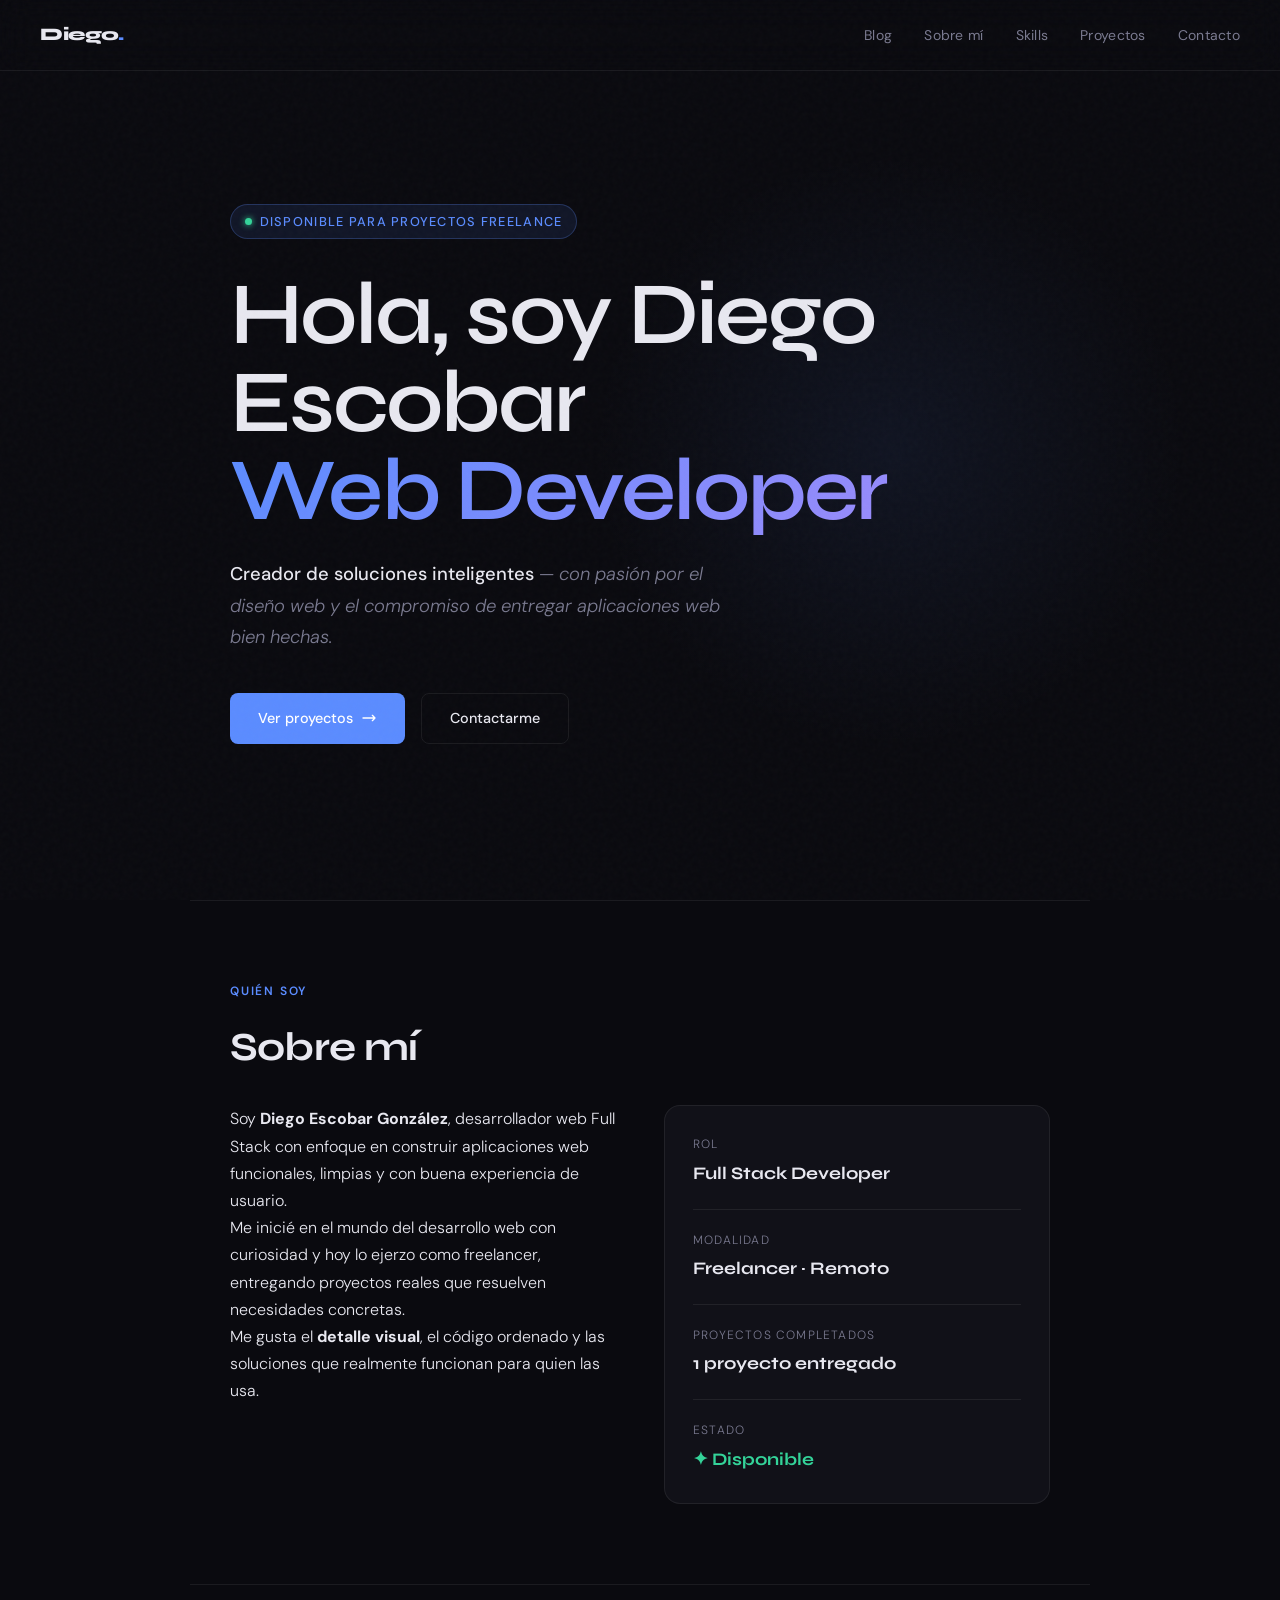
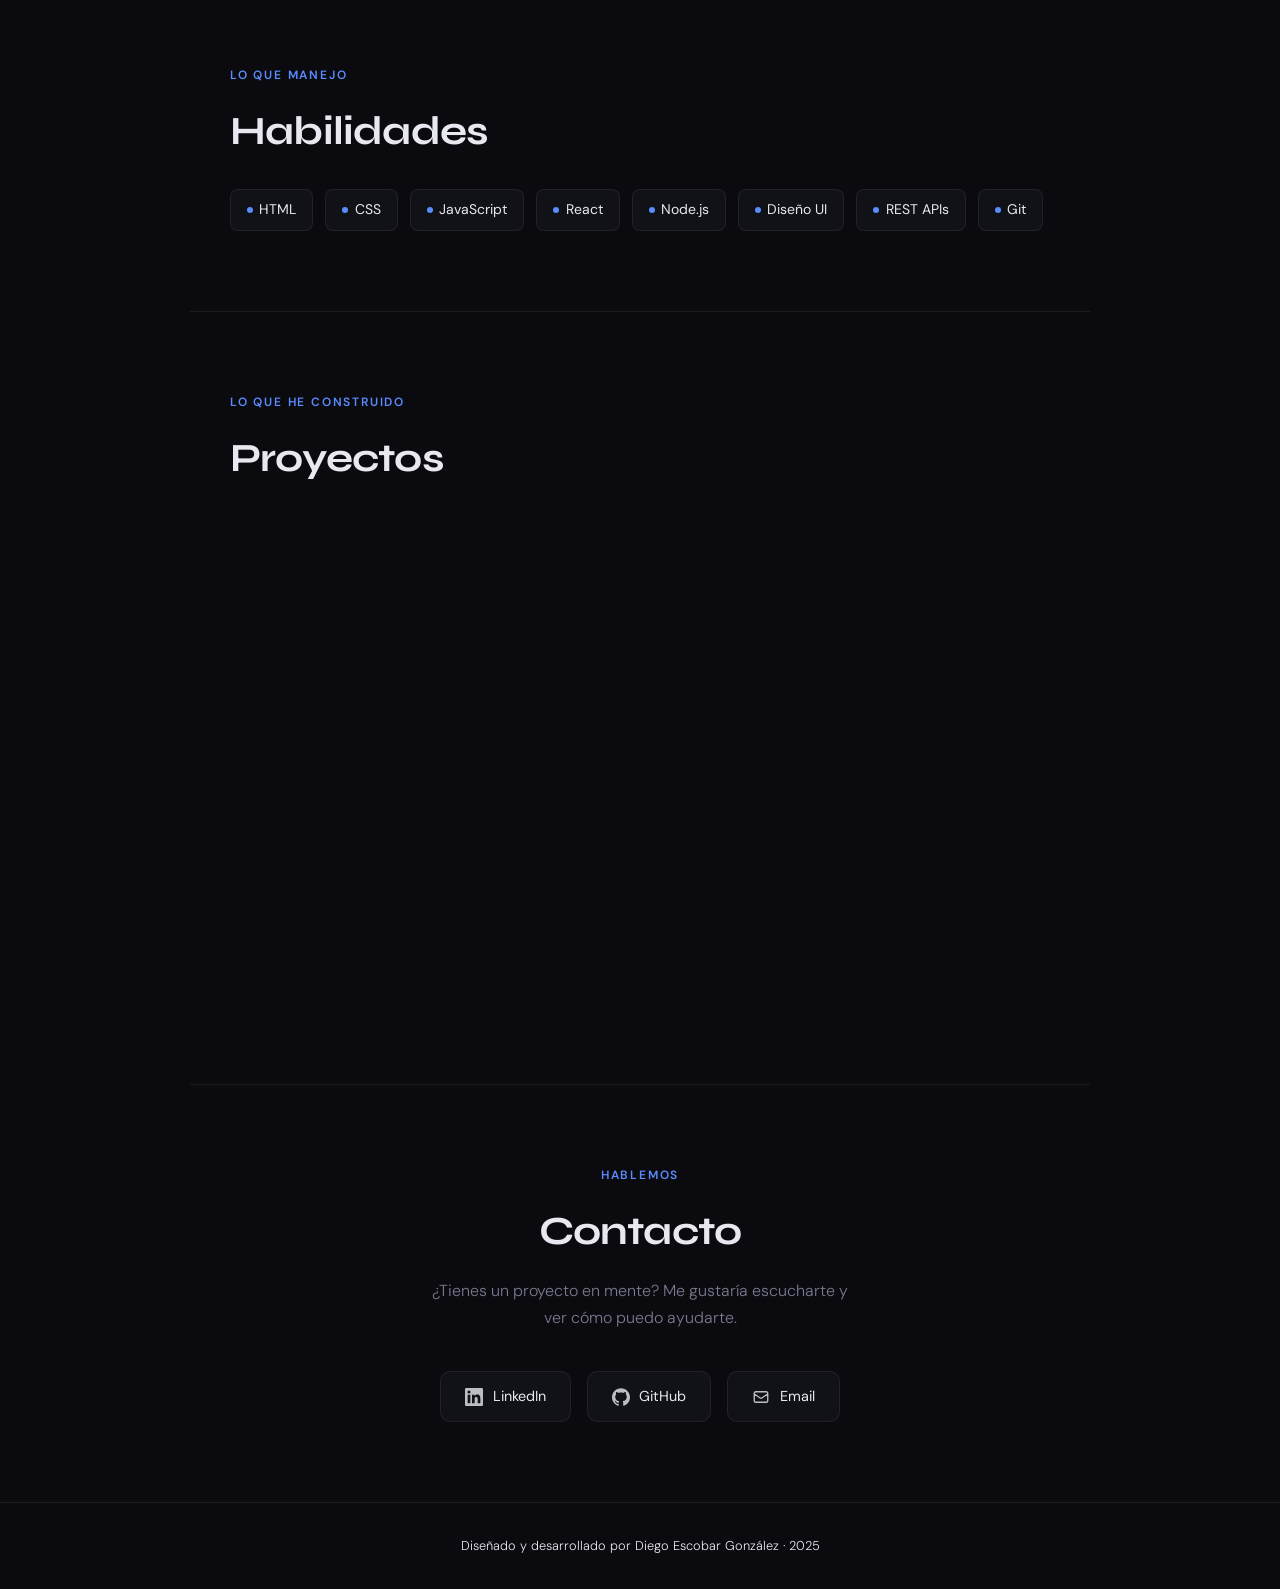
<file: index.html>
<!DOCTYPE html>
<html lang="es">
<head>
    <meta charset="UTF-8" />
    <meta name="viewport" content="width=device-width, initial-scale=1.0" />
    <title>Diego Escobar</title>
    <link rel="preconnect" href="https://fonts.googleapis.com" />
    <link rel="preconnect" href="https://fonts.gstatic.com" crossorigin />
    <link href="https://fonts.googleapis.com/css2?family=Syne:wght@400;600;700;800&family=DM+Sans:ital,wght@0,300;0,400;0,500;1,300&display=swap" rel="stylesheet" />
    <link rel="stylesheet" href="styles/styles.css" />
    <link rel="icon" href="assets/code.svg">
</head>
<body>

    <!-- NAV -->
    <header>
        <nav>
            <a class="nav-logo" href="index.html">Diego<span>.</span></a>
            <ul class="nav-links">
                <li><a href="html/blog.html">Blog</a></li>
                <li><a href="#sobre-mi">Sobre mí</a></li>
                <li><a href="#habilidades">Skills</a></li>
                <li><a href="#proyectos">Proyectos</a></li>
                <li><a href="#contacto">Contacto</a></li>
            </ul>
        </nav>
    </header>

    <!-- HERO -->
    <div class="hero">
        <div class="hero-glow"></div>
        <div class="hero-badge">Disponible para proyectos freelance</div>

        <h1>
        Hola, soy Diego Escobar
        <span class="line2">Web Developer</span>
        </h1>

        <p class="hero-tagline">
            <strong>Creador de soluciones inteligentes</strong> — con pasión por el diseño web y el compromiso de entregar aplicaciones web bien hechas.
        </p>

        <div class="hero-cta">
            <a href="#proyectos" class="btn btn-primary">
                Ver proyectos
                <svg xmlns="http://www.w3.org/2000/svg" width="16" height="16" fill="none" viewBox="0 0 24 24" stroke="currentColor" stroke-width="2"><path stroke-linecap="round" stroke-linejoin="round" d="M17 8l4 4m0 0l-4 4m4-4H3"/></svg>
            </a>
            <a href="#contacto" class="btn btn-outline">Contactarme</a>
        </div>
    </div>

    <!-- SOBRE MÍ -->
    <div class="divider"></div>
    <section id="sobre-mi">
        <p class="section-label reveal">Quién soy</p>
        <h2 class="section-title reveal">Sobre mí</h2>

        <div class="about-grid">
            <div class="about-textx reveal">
                <p>
                    Soy <strong>Diego Escobar González</strong>, desarrollador web Full Stack con enfoque en construir aplicaciones web funcionales, limpias y con buena experiencia de usuario.
                </p>

                <p>
                    Me inicié en el mundo del desarrollo web con curiosidad y hoy lo ejerzo como freelancer, entregando proyectos reales que resuelven necesidades concretas.
                </p>

                <p>
                    Me gusta el <strong>detalle visual</strong>, el código ordenado y las soluciones que realmente funcionan para quien las usa.
                </p>
            </div>

            <div class="about-card reveal">
                <div class="card-stat">
                    <p class="card-stat-label">Rol</p>
                    <p class="card-stat-value">Full Stack Developer</p>
                </div>

                <div class="card-stat">
                    <p class="card-stat-label">Modalidad</p>
                    <p class="card-stat-value">Freelancer · Remoto</p>
                </div>

                <div class="card-stat">
                    <p class="card-stat-label">Proyectos completados</p>
                    <p class="card-stat-value">1 proyecto entregado</p>
                </div>

                <div class="card-stat">
                    <p class="card-stat-label">Estado</p>
                    <p class="card-stat-value" style="color: var(--green);">✦ Disponible</p>
                </div>
            </div>
        </div>
    </section>

    <!-- HABILIDADES -->
    <div class="divider"></div>

    <section id="habilidades">
        <p class="section-label reveal">Lo que manejo</p>
        <h2 class="section-title reveal">Habilidades</h2>

        <div class="skills-grid reveal">
            <div class="skill-tag"><span class="skill-dot"></span>HTML</div>
            <div class="skill-tag"><span class="skill-dot"></span>CSS</div>
            <div class="skill-tag"><span class="skill-dot"></span>JavaScript</div>
            <div class="skill-tag"><span class="skill-dot"></span>React</div>
            <div class="skill-tag"><span class="skill-dot"></span>Node.js</div>
            <div class="skill-tag"><span class="skill-dot"></span>Diseño UI</div>
            <div class="skill-tag"><span class="skill-dot"></span>REST APIs</div>
            <div class="skill-tag"><span class="skill-dot"></span>Git</div>
        </div>
    </section>

    <!-- PROYECTOS -->
    <div class="divider"></div>

    <section id="proyectos">
        <p class="section-label reveal">Lo que he construido</p>
        <h2 class="section-title reveal">Proyectos</h2>

        <div class="project-card reveal">
            <div class="project-preview">
                <div class="project-preview-glow"></div>

                <!-- POS Mockup -->
                <img src="assets/img/demos/demo1.png" alt="Vista previa CaféPOS" class="pos-mockup-img"/>
            </div>

            <div class="project-body">
                <div class="project-tags">
                    <span class="project-tag html">HTML</span>
                    <span class="project-tag">CSS</span>
                    <span class="project-tag js">JavaScript</span>
                    <span class="project-tag localstorage">LocalStorage</span>
                </div>

                <p class="project-name">CaféPOS — Sistema de Punto de Venta</p>
                <p class="project-desc">
                    Sistema POS (Point of Sale) diseñado para una cafetería. Permite registrar productos, gestionar ventas y guardar la información de manera local usando LocalStorage, sin necesidad de un backend. Una solución ligera, rápida y funcional para negocios pequeños.
                </p>

                <div class="project-links">
                    <a href="demos/demo-coffeepos/index.html" class="project-link" target="_blank">
                        <svg xmlns="http://www.w3.org/2000/svg" fill="none" viewBox="0 0 24 24" stroke="currentColor" stroke-width="2"><path stroke-linecap="round" stroke-linejoin="round" d="M10 6H6a2 2 0 00-2 2v10a2 2 0 002 2h10a2 2 0 002-2v-4M14 4h6m0 0v6m0-6L10 14"/></svg>
                        Ver demo
                    </a>
                    <a href="https://github.com/DiegoEscobarG/coffee-pos" class="project-link" target="_blank">
                        <svg xmlns="http://www.w3.org/2000/svg" fill="none" viewBox="0 0 24 24" stroke="currentColor" stroke-width="2"><path stroke-linecap="round" stroke-linejoin="round" d="M10 20l4-16m4 4l4 4-4 4M6 16l-4-4 4-4"/></svg>
                        Ver código
                    </a>
                </div>
            </div>
        </div>
    </section>

    <!-- CONTACTO -->
    <div class="divider"></div>

    <section id="contacto">
        <p class="section-label reveal">Hablemos</p>
        <h2 class="section-title reveal">Contacto</h2>
        <p class="contact-sub reveal">¿Tienes un proyecto en mente? Me gustaría escucharte y ver cómo puedo ayudarte.</p>

        <div class="social-links reveal">
            <!-- LinkedIn -->
            <a href="#" class="social-link">
                <svg xmlns="http://www.w3.org/2000/svg" viewBox="0 0 24 24" fill="currentColor"><path d="M20.447 20.452h-3.554v-5.569c0-1.328-.027-3.037-1.852-3.037-1.853 0-2.136 1.445-2.136 2.939v5.667H9.351V9h3.414v1.561h.046c.477-.9 1.637-1.85 3.37-1.85 3.601 0 4.267 2.37 4.267 5.455v6.286zM5.337 7.433a2.062 2.062 0 01-2.063-2.065 2.064 2.064 0 112.063 2.065zm1.782 13.019H3.555V9h3.564v11.452zM22.225 0H1.771C.792 0 0 .774 0 1.729v20.542C0 23.227.792 24 1.771 24h20.451C23.2 24 24 23.227 24 22.271V1.729C24 .774 23.2 0 22.222 0h.003z"/></svg>
                LinkedIn
            </a>
            <!-- GitHub -->
            <a href="#" class="social-link">
                <svg xmlns="http://www.w3.org/2000/svg" viewBox="0 0 24 24" fill="currentColor"><path d="M12 .297c-6.63 0-12 5.373-12 12 0 5.303 3.438 9.8 8.205 11.385.6.113.82-.258.82-.577 0-.285-.01-1.04-.015-2.04-3.338.724-4.042-1.61-4.042-1.61C4.422 18.07 3.633 17.7 3.633 17.7c-1.087-.744.084-.729.084-.729 1.205.084 1.838 1.236 1.838 1.236 1.07 1.835 2.809 1.305 3.495.998.108-.776.417-1.305.76-1.605-2.665-.3-5.466-1.332-5.466-5.93 0-1.31.465-2.38 1.235-3.22-.135-.303-.54-1.523.105-3.176 0 0 1.005-.322 3.3 1.23.96-.267 1.98-.399 3-.405 1.02.006 2.04.138 3 .405 2.28-1.552 3.285-1.23 3.285-1.23.645 1.653.24 2.873.12 3.176.765.84 1.23 1.91 1.23 3.22 0 4.61-2.805 5.625-5.475 5.92.42.36.81 1.096.81 2.22 0 1.606-.015 2.896-.015 3.286 0 .315.21.69.825.57C20.565 22.092 24 17.592 24 12.297c0-6.627-5.373-12-12-12"/></svg>
                GitHub
            </a>
            <!-- Email -->
            <a href="mailto:diegoescobargonalez@outlook.com" class="social-link">
                <svg xmlns="http://www.w3.org/2000/svg" fill="none" viewBox="0 0 24 24" stroke="currentColor" stroke-width="1.8"><path stroke-linecap="round" stroke-linejoin="round" d="M3 8l7.89 5.26a2 2 0 002.22 0L21 8M5 19h14a2 2 0 002-2V7a2 2 0 00-2-2H5a2 2 0 00-2 2v10a2 2 0 002 2z"/></svg>
                Email
            </a>
        </div>
    </section>

    <footer>
        <p>Diseñado y desarrollado por Diego Escobar González · 2025</p>
    </footer>

    <script src="js/main.js"></script>
</body>
</html>
</file>
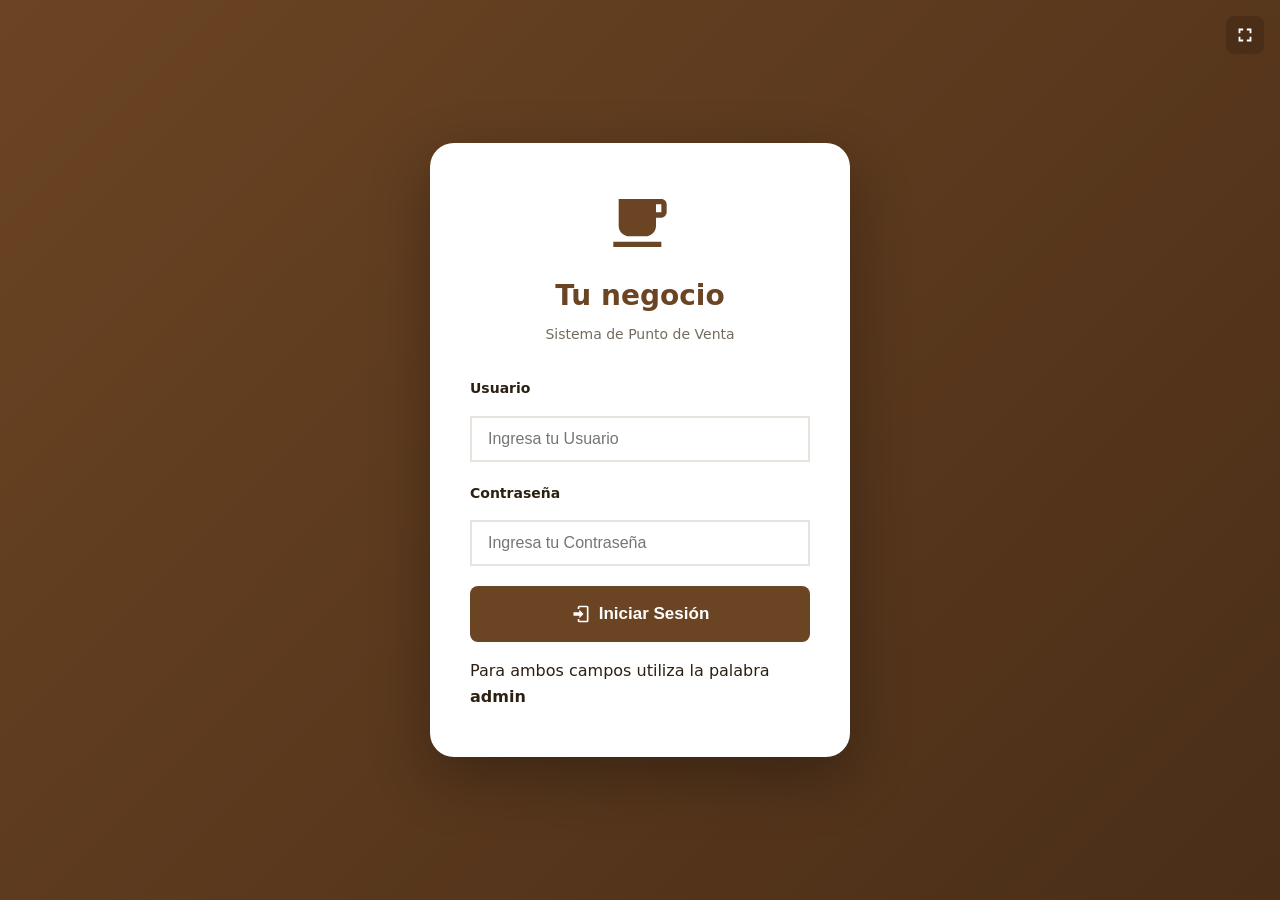
<file: demos/demo-coffeepos/index.html>
<!DOCTYPE html>
<html lang="en">
<head>
    <meta charset="UTF-8">
    <meta name="viewport" content="width=device-width, initial-scale=1.0">
    <title>POS CAFETERIA</title>
    <meta name="theme-color" content="#6b4423">
    <link rel="stylesheet" href="css/styles.css">
    <link rel="icon" href="assets/img/coffee-icon.png">
</head>
<body>

    <!-- ============================= 
        PANTALLA DE LOGIN
    ===============================-->
        <div id="loginScreen" class="login-screen">
            <!-- Btn fullscreen -->
            <button class="btn-fullscreen" id="btnFullscreen" onclick="toggleFullscreen()">
                <svg id="iconFullscreen" width="22" height="22" viewBox="0 0 24 24" fill="currentColor">
                    <path d="M5,5H10V7H7V10H5V5M14,5H19V10H17V7H14V5M17,14H19V19H14V17H17V14M10,17V19H5V14H7V17H10Z"/>
                </svg>
            </button>

            <div class="login-container">
                <div class="login-card">
                    <div class="login-logo">
                        <svg viewBox="0 0 24 24" fill="currentColor">
                            <path d="M2,21H20V19H2M20,8H18V5H20M20,3H4V13A4,4 0 0,0 8,17H14A4,4 0 0,0 18,13V10H20A2,2 0 0,0 22,8V5C22,3.89 21.1,3 20,3Z"/>
                        </svg>
                        <h1>Tu negocio</h1>
                        <p>Sistema de Punto de Venta</p>
                    </div>
                    <form id="loginForm">
                        <div class="form-group">
                            <label for="user">Usuario</label>
                            <input type="text" id="user" class="input" placeholder="Ingresa tu Usuario" required>
                        </div>
                        <div class="form-group">
                            <label for="password">Contraseña</label>
                            <input type="password" id="password" class="input" placeholder="Ingresa tu Contraseña">
                        </div>
                        <button type="submit" id="btnLogin" class="btn btn-primary btn-lg" style="width: 100%;">
                            <svg width="20" height="20" viewBox="0 0 24 24" fill="currentColor">
                                <path d="M10,17V14H3V10H10V7L15,12L10,17M10,2H19A2,2 0 0,1 21,4V20A2,2 0 0,1 19,22H10A2,2 0 0,1 8,20V18H10V20H19V4H10V6H8V4A2,2 0 0,1 10,2Z"/>
                            </svg>
                            Iniciar Sesión
                        </button>
                    </form>
                    <div class="credentials">
                        <p>Para ambos campos utiliza la palabra <strong>admin</strong></p>
                    </div>
                </div>
            </div>
        </div>

        <!-- ====================================
            LAYOUT PRINCIPAL (OCULTO HASTA LOGIN)
        ===================================== -->
        <div id="app-container" class="app-container hidden">

            <!-- SIDEBAR -->
            <aside class="sidebar">
                <div class="sidebar-header">
                    <div class="sidebar-logo">
                        <svg viewBox="0 0 24 24" fill="currentColor">
                            <path d="M2,21H20V19H2M20,8H18V5H20M20,3H4V13A4,4 0 0,0 8,17H14A4,4 0 0,0 18,13V10H20A2,2 0 0,0 22,8V5C22,3.89 21.1,3 20,3Z"/>
                        </svg>
                        <h2>POS CAFETERIA</h2>
                    </div>
                    <div class="user-info">
                        <div class="user-avatar">A</div>
                        <div class="user-details">
                            <h3 id="userName">Administrador</h3>
                            <p id="userRole">Gerente</p>
                        </div>
                    </div>
                </div>

                <nav class="sidebar-nav">
                    <a href="#" class="nav-item active" data-screen="pos">
                        <svg viewBox="0 0 24 24" fill="currentColor">
                            <path d="M17,18A2,2 0 0,1 19,20A2,2 0 0,1 17,22C15.89,22 15,21.1 15,20C15,18.89 15.89,18 17,18M1,2H4.27L5.21,4H20A1,1 0 0,1 21,5C21,5.17 20.95,5.34 20.88,5.5L17.3,11.97C16.96,12.58 16.3,13 15.55,13H8.1L7.2,14.63L7.17,14.75A0.25,0.25 0 0,0 7.42,15H19V17H7C5.89,17 5,16.1 5,15C5,14.65 5.09,14.32 5.24,14.04L6.6,11.59L3,4H1V2M7,18A2,2 0 0,1 9,20A2,2 0 0,1 7,22C5.89,22 5,21.1 5,20C5,18.89 5.89,18 7,18M16,11L18.78,6H6.14L8.5,11H16Z"/>
                        </svg>
                        Ventas
                    </a>
                    <a href="#" class="nav-item" data-screen="products">
                        <svg viewBox="0 0 24 24" fill="currentColor">
                            <path d="M12,3L2,12H5V20H19V12H22L12,3M11,8H13V11H16V13H13V16H11V13H8V11H11V8Z"/>
                        </svg>
                        Productos
                    </a>
                    <a href="#" class="nav-item" data-screen="reports">
                        <svg viewBox="0 0 24 24" fill="currentColor">
                            <path d="M3,3H11V11H3M13,3H21V11H13M3,13H11V21H3M18,13H21V21H18M13,18H16V21H13M13,13H16V16H13"/>
                        </svg>
                        Reportes
                    </a>
                    <a href="#" class="nav-item" data-screen="receipt">
                        <svg viewBox="0 0 24 24" fill="currentColor">
                            <path d="M12 3 L21 7.5 L21 16.5 L12 21 L3 16.5 L3 7.5 Z M3 7.5 L12 12 L21 7.5 M12 12 L12 21 M7.5 5.25 L16.5 9.75"/>
                        </svg>
                        Recibo
                    </a>
                    <a href="#" class="nav-item" data-screen="config">
                        <svg viewBox="0 0 24 24" fill="currentColor">
                            <path d="M12,15.5A3.5,3.5 0 0,1 8.5,12A3.5,3.5 0 0,1 12,8.5A3.5,3.5 0 0,1 15.5,12A3.5,3.5 0 0,1 12,15.5M19.43,12.97C19.47,12.65 19.5,12.33 19.5,12C19.5,11.67 19.47,11.34 19.43,11L21.54,9.37C21.73,9.22 21.78,8.95 21.66,8.73L19.66,5.27C19.54,5.05 19.27,4.96 19.05,5.05L16.56,6.05C16.04,5.66 15.5,5.32 14.87,5.07L14.5,2.42C14.46,2.18 14.25,2 14,2H10C9.75,2 9.54,2.18 9.5,2.42L9.13,5.07C8.5,5.32 7.96,5.66 7.44,6.05L4.95,5.05C4.73,4.96 4.46,5.05 4.34,5.27L2.34,8.73C2.21,8.95 2.27,9.22 2.46,9.37L4.57,11C4.53,11.34 4.5,11.67 4.5,12C4.5,12.33 4.53,12.65 4.57,12.97L2.46,14.63C2.27,14.78 2.21,15.05 2.34,15.27L4.34,18.73C4.46,18.95 4.73,19.03 4.95,18.95L7.44,17.94C7.96,18.34 8.5,18.68 9.13,18.93L9.5,21.58C9.54,21.82 9.75,22 10,22H14C14.25,22 14.46,21.82 14.5,21.58L14.87,18.93C15.5,18.67 16.04,18.34 16.56,17.94L19.05,18.95C19.27,19.03 19.54,18.95 19.66,18.73L21.66,15.27C21.78,15.05 21.73,14.78 21.54,14.63L19.43,12.97Z"/>
                        </svg>
                        Configuración
                    </a>
                </nav>

                <div class="sidebar-footer">
                    <button class="btn btn-secondary" style="width: 100%;" id="logoutBtn">
                        <svg width="20" height="20" viewBox="0 0 24 24" fill="currentColor">
                            <path d="M16,17V14H9V10H16V7L21,12L16,17M14,2A2,2 0 0,1 16,4V6H14V4H5V20H14V18H16V20A2,2 0 0,1 14,22H5A2,2 0 0,1 3,20V4A2,2 0 0,1 5,2H14Z"/>
                        </svg>
                        Cerrar Sesión
                    </button>
                </div>
            </aside>

            <!-- CONTENIDO PRINCIPAL -->
            <main class="main-content">

                <!-- TOPBAR -->
                <header class="topbar">
                    <div class="topbar-left">
                        <h1 id="screenTitle">Punto de venta</h1>
                    </div>
                    <div class="topbar-right">
                        <div class="topbar-time" id="currentTime">4:56 AM</div>
                        <div class="topbar-date" id="currentDate">Miércoles, 4 Febrero 2026</div>
                    </div>
                </header>

                <!-- AREA DE CONTENIDO -->
                <div class="content-area">

                    <!-- =======================
                        PANTALLA: PUNTO DE VENTA
                    ======================== -->

                    <div id="posScreen" class="screen-content hidden"> <!--No se te olvide quitar el hidden-->
                        <div class="pos-container">

                            <!-- SECCION DE PRODUCTOS -->
                            <div class="products-section">
                                <div class="search-bar">
                                    <svg class="search-icon" viewBox="0 0 24 24" fill="currentColor">
                                        <path d="M9.5,3A6.5,6.5 0 0,1 16,9.5C16,11.11 15.41,12.59 14.44,13.73L14.71,14H15.5L20.5,19L19,20.5L14,15.5V14.71L13.73,14.44C12.59,15.41 11.11,16 9.5,16A6.5,6.5 0 0,1 3,9.5A6.5,6.5 0 0,1 9.5,3M9.5,5C7,5 5,7 5,9.5C5,12 7,14 9.5,14C12,14 14,12 14,9.5C14,7 12,5 9.5,5Z"/>
                                    </svg>
                                    <input type="text" class="input" id="productSearch" placeholder="Buscar">
                                </div>
                                
                                <div class="categories" id="categories">
                                    <button class="category-btn active" data-category="all">Todos</button>
                                    <button class="category-btn" data-category="bebidas-calientes">☕ Bebidas Calientes</button>
                                    <button class="category-btn" data-category="bebidas-frias">🥤 Bebidas Frías</button>
                                    <button class="category-btn" data-category="postres">🍰 Postres</button>
                                    <button class="category-btn" data-category="alimentos">🥪 Alimentos</button>
                                </div>

                                <div class="products-grid" id="productsGrid">
                                    <!-- LOS PRODUCTOS SE CARGARAN DINAMICAMENTE EN JS-->
                                    <!--No se te olvide que cada elemento/producto tendrá:
                                    class = "product-card
                                    class = "product-image
                                    class = "product-name
                                    class = "product-price
                                    class = product-stock"-->
                                </div>
                            </div>

                            <!-- SECCION DE CARRITO -->
                            <div class="cart-section">
                                <div class="cart-header">
                                    <h2>
                                        Carrito
                                        <span class="cart-badge" id="cartCount">0</span>
                                    </h2>
                                </div>

                                <div class="cart-items" id="cartItems">
                                    <div class="cart-empty">
                                        <svg viewBox="0 0 24 24" fill="currentColor">
                                            <path d="M17,18A2,2 0 0,1 19,20A2,2 0 0,1 17,22C15.89,22 15,21.1 15,20C15,18.89 15.89,18 17,18M1,2H4.27L5.21,4H20A1,1 0 0,1 21,5C21,5.17 20.95,5.34 20.88,5.5L17.3,11.97C16.96,12.58 16.3,13 15.55,13H8.1L7.2,14.63L7.17,14.75A0.25,0.25 0 0,0 7.42,15H19V17H7C5.89,17 5,16.1 5,15C5,14.65 5.09,14.32 5.24,14.04L6.6,11.59L3,4H1V2M7,18A2,2 0 0,1 9,20A2,2 0 0,1 7,22C5.89,22 5,21.1 5,20C5,18.89 5.89,18 7,18M16,11L18.78,6H6.14L8.5,11H16Z"/>
                                        </svg>
                                        <p>Carrito vacío</p>
                                        <small>Agrega productos para comenzar</small>
                                    </div>
                                </div>

                                <div class="cart-summary">
                                    <div class="summary-row">
                                        <span>Subtotal:</span>
                                        <span id="subtotal">$0.00</span>
                                    </div>
                                    <div class="summary-row">
                                        <!--<span>IVA (16%):</span>-->
                                        <!--<span id="iva">$0.00</span>-->
                                    </div>
                                    <div class="summary-row total">
                                        <span>Total:</span>
                                        <span id="total">$0.00</span>
                                    </div>

                                    <div class="cart actions">
                                        <button class="btn btn-success" id="checkoutBtn">
                                            <svg width="22" height="22" viewBox="0 0 24 24" fill="currentColor">
                                                <path d="M12,2A10,10 0 0,1 22,12A10,10 0 0,1 12,22A10,10 0 0,1 2,12A10,10 0 0,1 12,2M12,4A8,8 0 0,0 4,12A8,8 0 0,0 12,20A8,8 0 0,0 20,12A8,8 0 0,0 12,4M11,16.5L6.5,12L7.91,10.59L11,13.67L16.59,8.09L18,9.5L11,16.5Z"/>
                                            </svg>
                                            Cobrar
                                        </button>
                                        <button class="btn btn-secondary" id="clearCartBtn" style="margin-top: 10px; width: 100%;">
                                            Vaciar Carrito
                                        </button>
                                    </div>
                                </div>
                            </div>
                        </div>
                    </div>

                    <!-- =============================
                        PANTALLA: GESTION DE PRODUCTOS
                    ============================== -->
                        <div class="screen-content hidden" id="productsScreen"> <!--No se te olvide agregar el hidden-->
                            <div class="products-managment">
                                <div class="managment-header">
                                    <h2>Gestión de Productos</h2>
                                    <button class="btn btn-primary" id="addProductBtn" onclick="openAddProductModal()">
                                        <svg width="20" height="20" viewBox="0 0 24 24" fill="currentColor">
                                            <path d="M19,13H13V19H11V13H5V11H11V5H13V11H19V13Z"/>
                                        </svg>
                                        Nuevo Producto
                                    </button>
                                </div>

                                <div class="card">
                                    <table class="data-table">
                                        <thead>
                                            <tr>
                                                <th>Imagen</th>
                                                <th>Nombre</th>
                                                <th>Categoría</th>
                                                <th>Precio</th>
                                                <th>Stock</th>
                                                <th>Estado</th>
                                                <th>Acciones</th>
                                            </tr>
                                        </thead>
                                        <tbody id="productsTable">
                                            <!--Los productos se harán desde js-->
                                        </tbody>
                                        <!--Modal para editar los productos en la gestion de productos-->
                                        <div class="modal-edit-overlay" id="editModal" style="display: none;">
                                            <div class="modal-edit-content">
                                                <h3>Editar Producto</h3>
                                                <form id="editForm">
                                                    <input type="hidden" id="editId">

                                                    <div class="form-edit-group">
                                                        <label>Emoji:</label>
                                                        <select class="input" id="editEmoji">
                                                            <option value="☕">☕ Café</option>
                                                            <option value="🥐">🥐 Croissant</option>
                                                            <option value="🍰">🍰 Pastel</option>
                                                            <option value="🥤">🥤 Bebida Fría</option>
                                                            <option value="🥪">🥪 Sándwich</option>
                                                            <option value="🧁">🧁 Muffin</option>
                                                            <option value="🍪">🍪 Galleta</option>
                                                            <option value="🍫">🍫 Chocolate</option>
                                                            <option value="🧋">🧋 Té</option>
                                                            <option value="🥯">🥯 Bagel</option>
                                                            <option value="🥗">🥗 Ensalada</option>
                                                            <option value="🥖">🥖 Pan</option>
                                                        </select>
                                                    </div>
    
                                                    <div class="form-edit-group">
                                                        <label>Nombre:</label>
                                                        <input class="input" type="text" id="editName" required>
                                                    </div>
    
                                                    <div class="form-edit-group">
                                                        <label>Categoría:</label>
                                                        <select id="editCategory">
                                                            <option value="bebidas-calientes">Bebidas Calientes</option>
                                                            <option value="bebidas-frias">Bebidas Frías</option>
                                                            <option value="postres">Postres</option>
                                                            <option value="alimentos">Alimentos</option>
                                                        </select>
                                                    </div>
    
                                                    <div class="form-edit-group">
                                                        <label>Precio ($):</label>
                                                        <input class="input" type="number" id="editPrice" step="0.01" required>
                                                    </div>
    
                                                    <div class="form-edit-group">
                                                        <label>Stock:</label>
                                                        <input class="input" type="number" id="editStock" required>
                                                    </div>
    
                                                    <div class="form-edit-group">
                                                        <label>Estado:</label>
                                                        <select id="editStatus">
                                                            <option value="true">Activo</option>
                                                            <option value="false">Inactivo</option>
                                                        </select>
                                                    </div>
    
                                                    <div class="modal-edit-actions">
                                                        <button type="button" onclick="closeModal()" class="btn btn-danger cancel-btn">Cancelar</button>
                                                        <button type="button" onclick="saveEditedProduct()" class="btn btn-success save-btn">Guardar Cambios</button>
                                                    </div>
                                                </form>
                                            </div>
                                        </div>
                                    </table>
                                    

                                </div>
                            </div>
                        </div>
                        
                        <!-- ===================
                            PANTALLA DE REPORTES
                        ==================== -->
                        <div class="screen-content hidden" id="reportsScreen">
                        </div>

                        <!-- ===================
                            PANTALLA DE RECIBO
                        ==================== -->
                        <div class="screen-content receipt-grid hidden" id="receiptScreen">

                            <!-- Columna RECIBO -->
                            <div class="receipt-col">
                                <div class="receipt-col__header">
                                    <div class="receipt-col__icon receipt-col__icon--primary">
                                        <svg width="24" height="24" viewBox="0 0 24 24"
                                            fill="none" stroke="currentColor" stroke-width="2" stroke-linecap="round"
                                            stroke-linejoin="round">
                                            <path d="M14 2H6a2 2 0 0 0-2 2v16a2 2 0 0 0 2 2h12a2 2 0 0 0 2-2V8z"/>
                                            <polyline points="14 2 14 8 20 8"/>
                                            <line x1="16" y1="13" x2="8" y2="13"/>
                                            <line x1="16" y1="17" x2="8" y2="17"/>
                                            <polyline points="10 9 9 9 8 9"/>
                                        </svg>
                                    </div>
                                    <div>
                                        <h2 class="receipt-col__title">Folios de Recibo</h2>
                                        <p class="receipt-col__subtitle">Gestiona los recibos de entrada</p>
                                    </div>
                                </div>
                                <button class="btn receipt-btn receipt-btn--primary" onclick="crearFolioRecibo()">
                                    <svg width="20" height="20" viewBox="0 0 24 24"
                                        fill="none" stroke="currentColor" stroke-width="2.5" stroke-linecap="round"
                                        stroke-linejoin="round">
                                        <line x1="12" y1="5" x2="12" y2="19"/><line x1="5" y1="12" x2="19" y2="12"/>
                                    </svg>
                                    Crear Folio de Recibo
                                </button>

                                <!-- Historial recibo -->
                                <div class="folio-history">
                                    <div class="folio-history__header">
                                        <span class="folio-history__label">Historial de Recibos</span>
                                        <span class="folio-history__badge folio-history__badge--primary" id="badgeRecibo">0</span>
                                    </div>
                                    <div class="folio-history__list" id="listaRecibo">
                                        <div class="folio-history__empty">
                                            <svg width="40" height="40" viewBox="0 0 24 24"
                                                fill="none" stroke="currentColor" stroke-width="1.5" stroke-linecap="round"
                                                stroke-linejoin="round">
                                                <path d="M14 2H6a2 2 0 0 0-2 2v16a2 2 0 0 0 2 2h12a2 2 0 0 0 2-2V8z"/>
                                                <polyline points="14 2 14 8 20 8"/>
                                            </svg>
                                            <p>Sin folios de recibo aún</p>
                                        </div>
                                    </div>
                                </div>
                            </div>

                            <!-- Columna MERMA -->
                            <div class="receipt-col">
                                <div class="receipt-col__header">
                                    <div class="receipt-col__icon receipt-col__icon--danger">
                                        <svg width="24" height="24" viewBox="0 0 24 24"
                                            fill="none" stroke="currentColor" stroke-width="2" stroke-linecap="round"
                                            stroke-linejoin="round">
                                            <polyline points="3 6 5 6 21 6"/>
                                            <path d="M19 6l-1 14H6L5 6"/>
                                            <path d="M10 11v6"/><path d="M14 11v6"/>
                                            <path d="M9 6V4h6v2"/>
                                        </svg>
                                    </div>
                                    <div>
                                        <h2 class="receipt-col__title">Folios de Merma</h2>
                                        <p class="receipt-col__subtitle">Registra las pérdidas y mermas</p>
                                    </div>
                                </div>
                                <button class="btn receipt-btn receipt-btn--danger" onclick="crearFolioMerma()">
                                    <svg width="20" height="20" viewBox="0 0 24 24"
                                        fill="none" stroke="currentColor" stroke-width="2.5" stroke-linecap="round"
                                        stroke-linejoin="round">
                                        <line x1="12" y1="5" x2="12" y2="19"/><line x1="5" y1="12" x2="19" y2="12"/>
                                    </svg>
                                    Crear Folio de Merma
                                </button>

                                <!-- Historial merma -->
                                <div class="folio-history">
                                    <div class="folio-history__header">
                                        <span class="folio-history__label">Historial de Mermas</span>
                                        <span class="folio-history__badge folio-history__badge--danger" id="badgeMerma">0</span>
                                    </div>
                                    <div class="folio-history__list" id="listaMerma">
                                        <div class="folio-history__empty">
                                            <svg width="40" height="40" viewBox="0 0 24 24"
                                                fill="none" stroke="currentColor" stroke-width="1.5" stroke-linecap="round"
                                                stroke-linejoin="round">
                                                <polyline points="3 6 5 6 21 6"/>
                                                <path d="M19 6l-1 14H6L5 6"/>
                                            </svg>
                                            <p>Sin folios de merma aún</p>
                                        </div>
                                    </div>
                                </div>
                            </div>
                        </div>

                        <!-- Modal Recibo/Merma -->
                        <div id="folioModal" class="folio-modal-overlay hidden">
                            <div class="folio-modal">

                                <!-- Header -->
                                <div class="folio-modal__header" id="folioModalHeader">
                                    <div class="folio-modal__title-group">
                                        <div class="folio-modal__icon" id="folioModalIcon"></div>
                                        <div>
                                            <h2 class="folio-modal__title" id="folioModalTitle"></h2>
                                            <p class="folio-modal__subtitle" id="folioModalSubtitle"></p>
                                        </div>
                                    </div>
                                    <button class="folio-modal__close" onclick="cerrarFolioModal()">
                                        <svg width="20" height="20" viewBox="0 0 24 24" fill="none"
                                            stroke="currentColor" stroke-width="2.5" stroke-linecap="round">
                                            <line x1="18" y1="6" x2="6" y2="18"/>
                                            <line x1="6" y1="6" x2="18" y2="18"/>
                                        </svg>
                                    </button>
                                </div>

                                <!-- Buscador dentro del modal -->
                                <div class="folio-modal__search">
                                    <svg width="16" height="16" viewBox="0 0 24 24" fill="none"
                                        stroke="currentColor" stroke-width="2" stroke-linecap="round">
                                        <circle cx="11" cy="11" r="8"/><line x1="21" y1="21" x2="16.65" y2="16.65"/>
                                    </svg>
                                    <input type="text" id="folioSearchInput" placeholder="Buscar producto..."
                                        oninput="filtrarProductosModal()" />
                                </div>

                                <!-- Lista de productos -->
                                <div class="folio-modal__products" id="folioProductsList"></div>

                                <!-- Footer -->
                                <div class="folio-modal__footer">
                                    <span class="folio-modal__selected-count" id="folioSelectedCount">0 productos seleccionados</span>
                                    <div class="folio-modal__actions">
                                        <button class="btn folio-btn-cancel" onclick="cerrarFolioModal()">Cancelar</button>
                                        <button class="btn folio-btn-confirm" id="folioConfirmBtn" onclick="confirmarFolio()"></button>
                                    </div>
                                </div>

                            </div>
                        </div>

                        <!-- ========================
                            PANTALLA DE CONFIGURACION 
                        ============================ -->

                        <div id="configScreen" class="screen-content hidden">
                            <div class="config-container">
                                <div class="card">
                                    <h2>Configuración General</h2>

                                    <div class="config-section">
                                        <h3>Información del Negocio</h3>
                                        <div class="form-group">
                                            <label>Nombre del Negocio</label>
                                            <input type="text" class="input" value="Tu negocio">
                                        </div>
                                        <div class="form-group">
                                            <label>RFC</label>
                                            <input type="text" class="input" value="CAF123456ABC">
                                        </div>
                                        <div class="form-group">
                                            <label>Dirección</label>
                                            <input type="text" class="input" value="Av. Principal 123, Col. Centro">
                                        </div>
                                    </div>

                                    <div class="config-section">
                                        <h3>Impresión</h3>
                                        <div class="form-group">
                                            <!-- <label class="input"></label> -->
                                            <select class="input">
                                                <option>PDF (Impresora Normal)</option>
                                                <option>Térmica de 80mm</option>
                                                <option>Térmica de 58mm</option>
                                            </select>
                                        </div>
                                        <div class="form-group">
                                            <label>
                                                <input type="checkbox" checked> Imprimir automáticamente después de cobrar
                                            </label>
                                        </div>
                                    </div>

                                    <button class="btn btn-primary">Guardar Cambios</button>
                                </div>
                            </div>
                        </div>
                </div>
            </main>
        </div>

        <div class="modal hidden" id="paymentModal">
            <div class="modal-overlay"></div> <!--Este div es para para oscurecer el detrás del div de pago (la pantalla principal)-->
            <div class="modal-content modal-lg">
                <div class="modal-header">
                    <h2>Procesar Pago</h2>
                    <button id="closePaymentModal" class="modal-close">
                        <svg width="24" height="24" viewBox="0 0 24 24" fill="currentColor">
                            <path d="M19,6.41L17.59,5L12,10.59L6.41,5L5,6.41L10.59,12L5,17.59L6.41,19L12,13.41L17.59,19L19,17.59L13.41,12L19,6.41Z"/>
                        </svg>
                    </button>
                </div>

                <div class="modal-body">
                    <div class="payment-summary">
                        <span>Total a pagar:</span>
                        <span class="payment-amount" id="paymentTotal">$0.00</span>
                    </div>


                    <div class="payment-methods">
                        <h3>Método de Pago</h3>
                        <div class="payment-method-grid">
                            <button class="payment-method-btn active" data-method="efectivo">
                                <svg viewBox="0 0 24 24" fill="currentColor">
                                    <path d="M7,15H9C9,16.08 10.37,17 12,17C13.63,17 15,16.08 15,15C15,13.9 13.96,13.5 11.76,12.97C9.64,12.44 7,11.78 7,9C7,7.21 8.47,5.69 10.5,5.18V3H13.5V5.18C15.53,5.69 17,7.21 17,9H15C15,7.92 13.63,7 12,7C10.37,7 9,7.92 9,9C9,10.1 10.04,10.5 12.24,11.03C14.36,11.56 17,12.22 17,15C17,16.79 15.53,18.31 13.5,18.82V21H10.5V18.82C8.47,18.31 7,16.79 7,15Z"/>
                                </svg>
                                <span>Efectivo</span>
                            </button>
                            <button class="payment-method-btn" data-method="tarjeta">
                                <svg viewBox="0 0 24 24" fill="currentColor">
                                    <path d="M20,8H4V6H20M20,18H4V12H20M20,4H4C2.89,4 2,4.89 2,6V18A2,2 0 0,0 4,20H20A2,2 0 0,0 22,18V6C22,4.89 21.1,4 20,4Z"/>
                                </svg>
                                <span>Tarjeta</span>
                            </button>
                            <button class="payment-method-btn" data-method="transferencia">
                                <svg viewBox="0 0 24 24" fill="currentColor">
                                    <path d="M2,5H22V20H2V5M20,18V7H4V18H20M17,8A2,2 0 0,0 19,10V15A2,2 0 0,0 17,17H7A2,2 0 0,0 5,15V10A2,2 0 0,0 7,8H17M17,13V12H15V13H17M13,13V12H7V13H13M17,15V14H13V15H17M11,15V14H7V15H11Z"/>
                                </svg>
                                <span>Transferencia</span>
                            </button>
                        </div>
                    </div>
                    <div class="cash-payment" id="cashPaymentSection">
                        <div class="form-group">
                            <label>Monto Recibido</label>
                            <input type="number" class="input input-lg" id="receivedAmount" placeholder="0.00" step="0.01">
                        </div>
                        <div class="change-display">
                            <span>Cambio:</span>
                            <span class="change-amount" id="changeAmount">$0.00</span>
                        </div>
                    </div>
                </div>

                <div class="modal-footer">
                    <button class="btn btn-secondary" id="cancelPaymentBtn">Cancelar</button>
                    <button class="btn btn-success btn-lg" id="confirmPaymentBtn">
                        <svg width="22" height="22" viewBox="0 0 24 24" fill="currentColor">
                            <path d="M12,2A10,10 0 0,1 22,12A10,10 0 0,1 12,22A10,10 0 0,1 2,12A10,10 0 0,1 12,2M12,4A8,8 0 0,0 4,12A8,8 0 0,0 12,20A8,8 0 0,0 20,12A8,8 0 0,0 12,4M11,16.5L6.5,12L7.91,10.59L11,13.67L16.59,8.09L18,9.5L11,16.5Z"/>
                        </svg>
                        Confirmar Pago
                    </button>
                </div>
            </div>
        </div>

        <script src="js/app.js"></script>
</body>
</html>
</file>
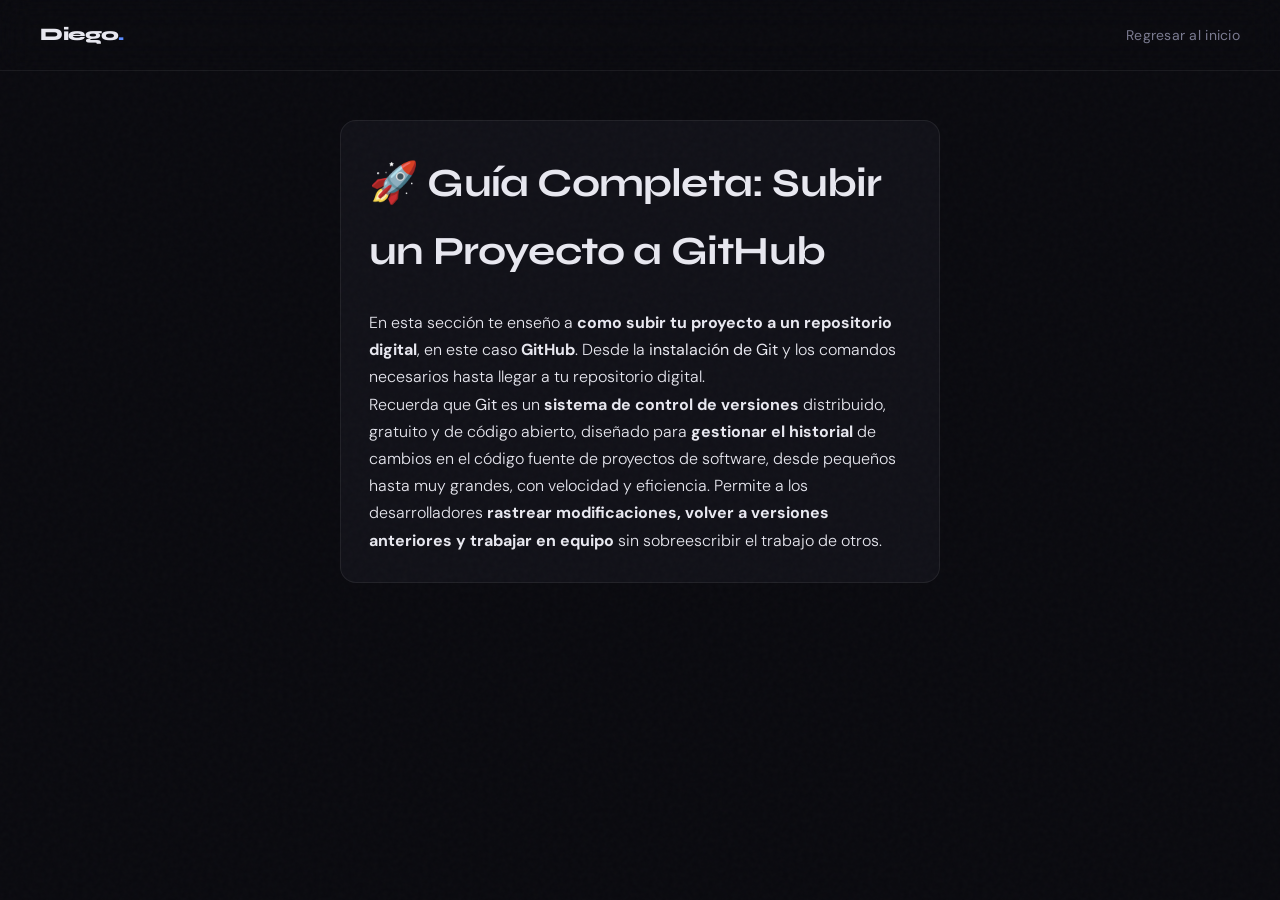
<file: html/blog.html>
<!DOCTYPE html>
<html lang="en">
<head>
    <meta charset="UTF-8">
    <meta name="viewport" content="width=device-width, initial-scale=1.0">
    <title>Blog - Diego Escobar</title>
    <link rel="preconnect" href="https://fonts.googleapis.com" />
    <link rel="preconnect" href="https://fonts.gstatic.com" crossorigin />
    <link href="https://fonts.googleapis.com/css2?family=Syne:wght@400;600;700;800&family=DM+Sans:ital,wght@0,300;0,400;0,500;1,300&display=swap" rel="stylesheet" />
    <link rel="stylesheet" href="../styles/styles.css" />
    <link rel="icon" href="../assets/code.svg">
</head>
<body>

    <!-- NAV -->
    <header>
        <nav>
            <a class="nav-logo" href="../index.html">Diego<span>.</span></a>
            <ul class="nav-links">
                <li><a href="../index.html">Regresar al inicio</a></li>
            </ul>
        </nav>
    </header>

    <div class="container">
        <div class="main-card-stat about-card">
            <a href="../html/blogs/blog01.html"><h2 class="section-title">🚀 Guía Completa: Subir un Proyecto a GitHub</h2></a>
            <p>
                En esta sección te enseño a <strong>como subir tu proyecto a un repositorio digital</strong>, en este caso 
                <strong>GitHub</strong>.
                Desde la <span class="st-orange">instalación de Git</span> y los comandos necesarios hasta llegar a tu repositorio digital.
                <br>
                Recuerda que <span class="st-orange">Git</span> es un <strong>sistema de control de versiones</strong> distribuido, gratuito y de código abierto, diseñado para <strong>gestionar el historial</strong> de cambios en el código fuente de proyectos de software, desde pequeños hasta muy grandes, con velocidad y eficiencia. Permite a los desarrolladores <strong>rastrear modificaciones, volver a versiones anteriores y trabajar en equipo</strong> sin sobreescribir el trabajo de otros.
            </p>
        </div>
    </div>

</body>
</html>
</file>
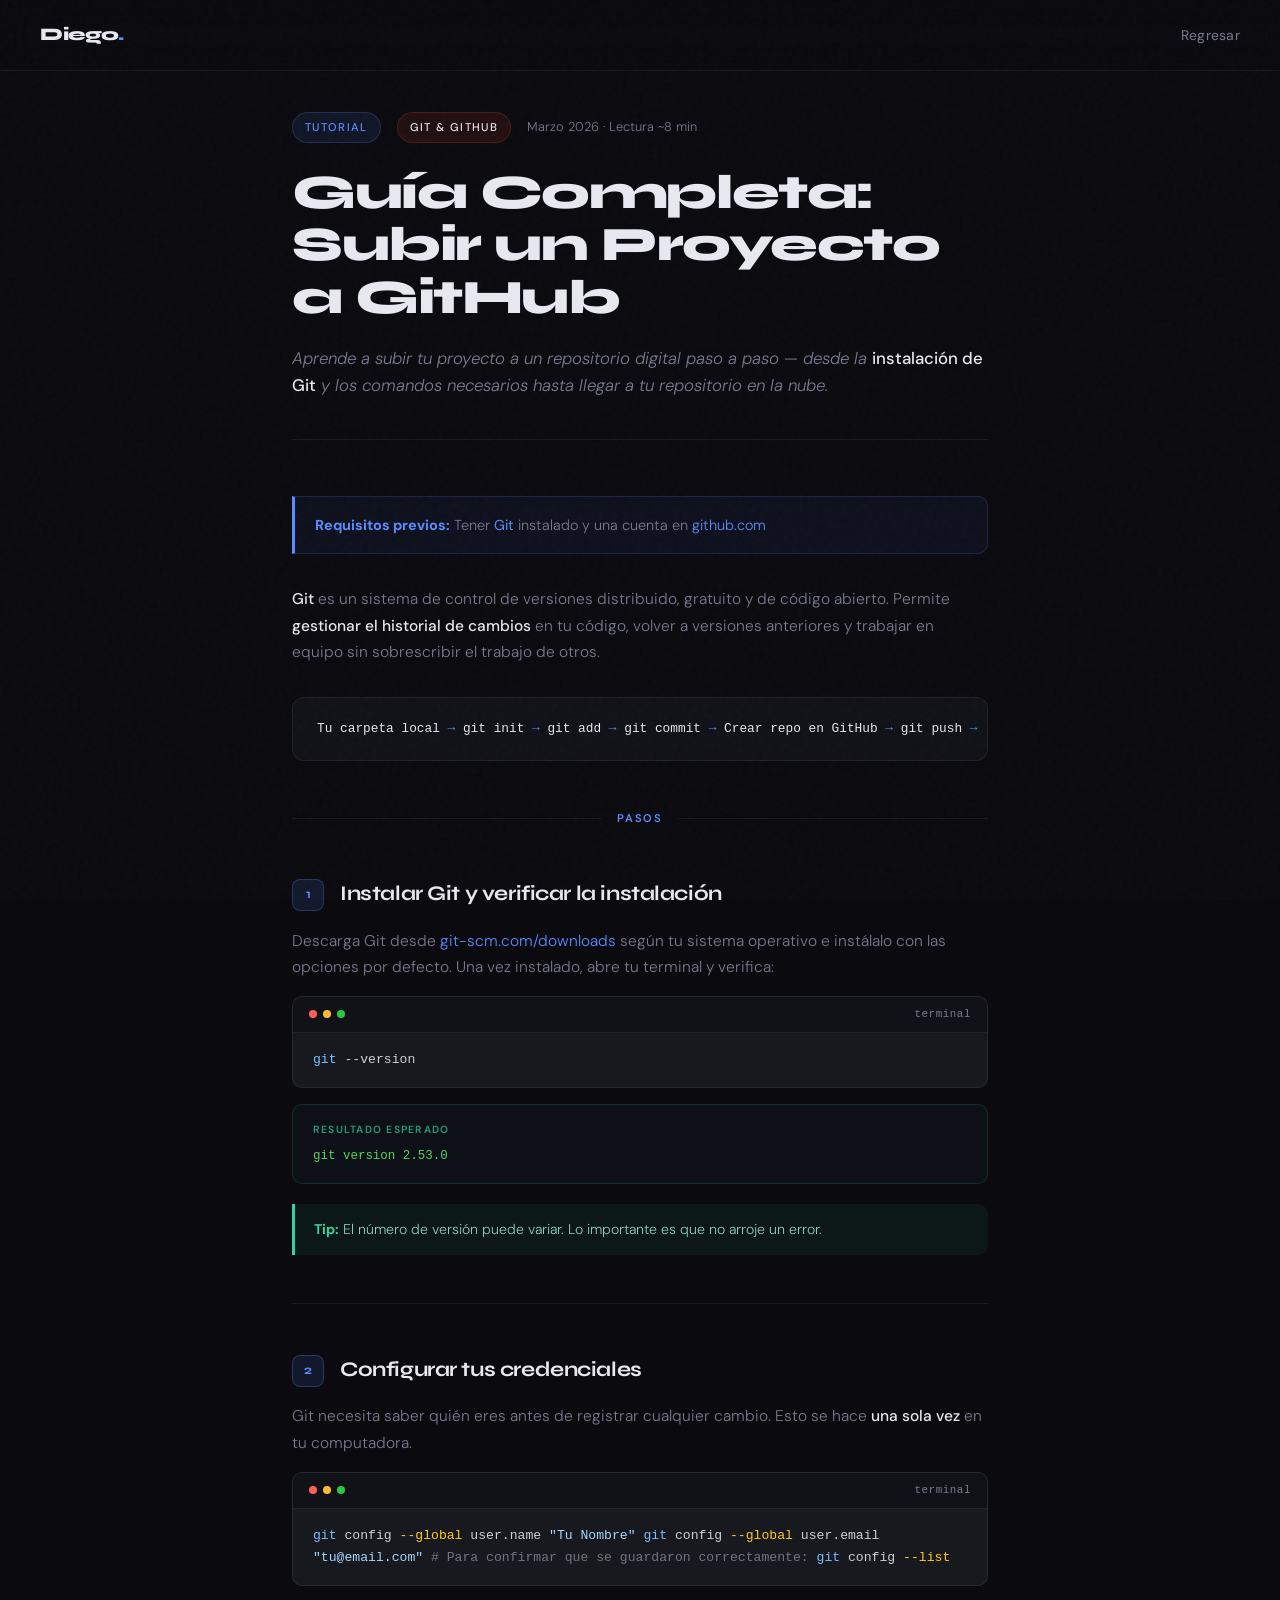
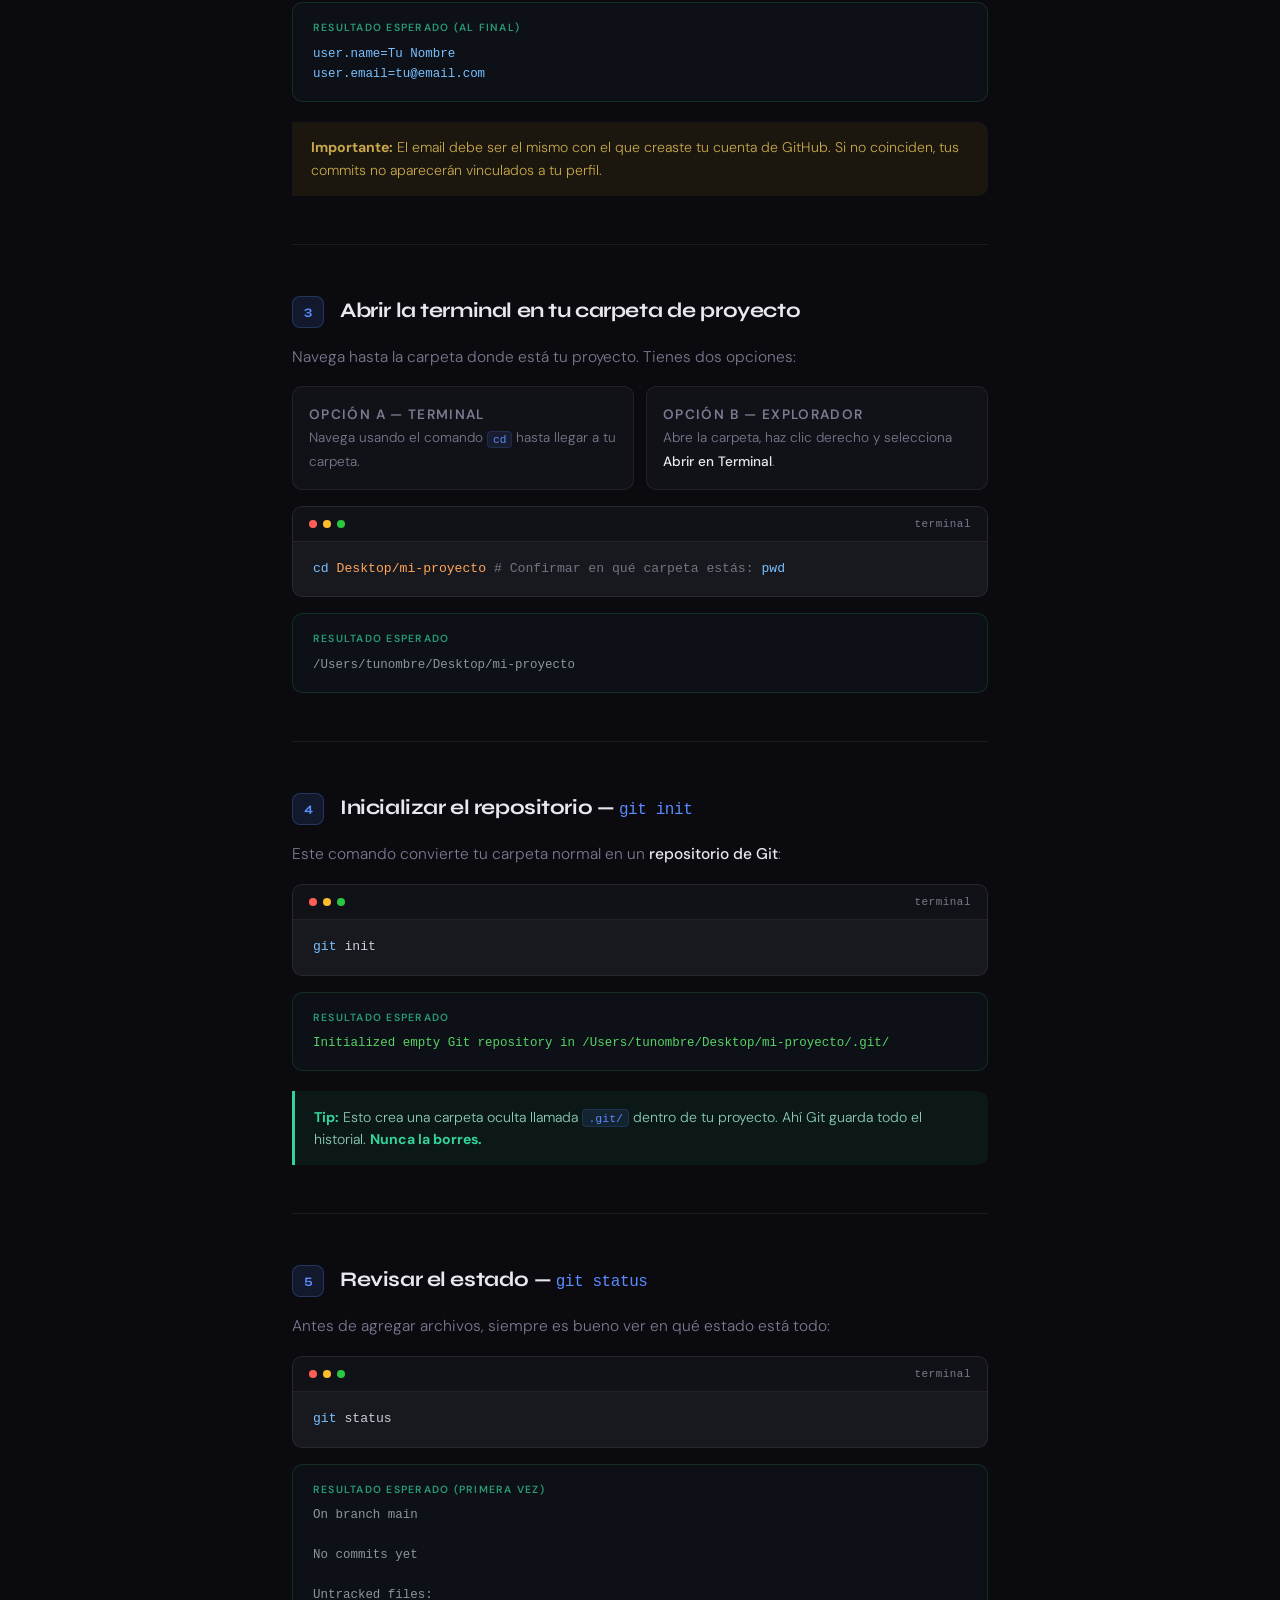
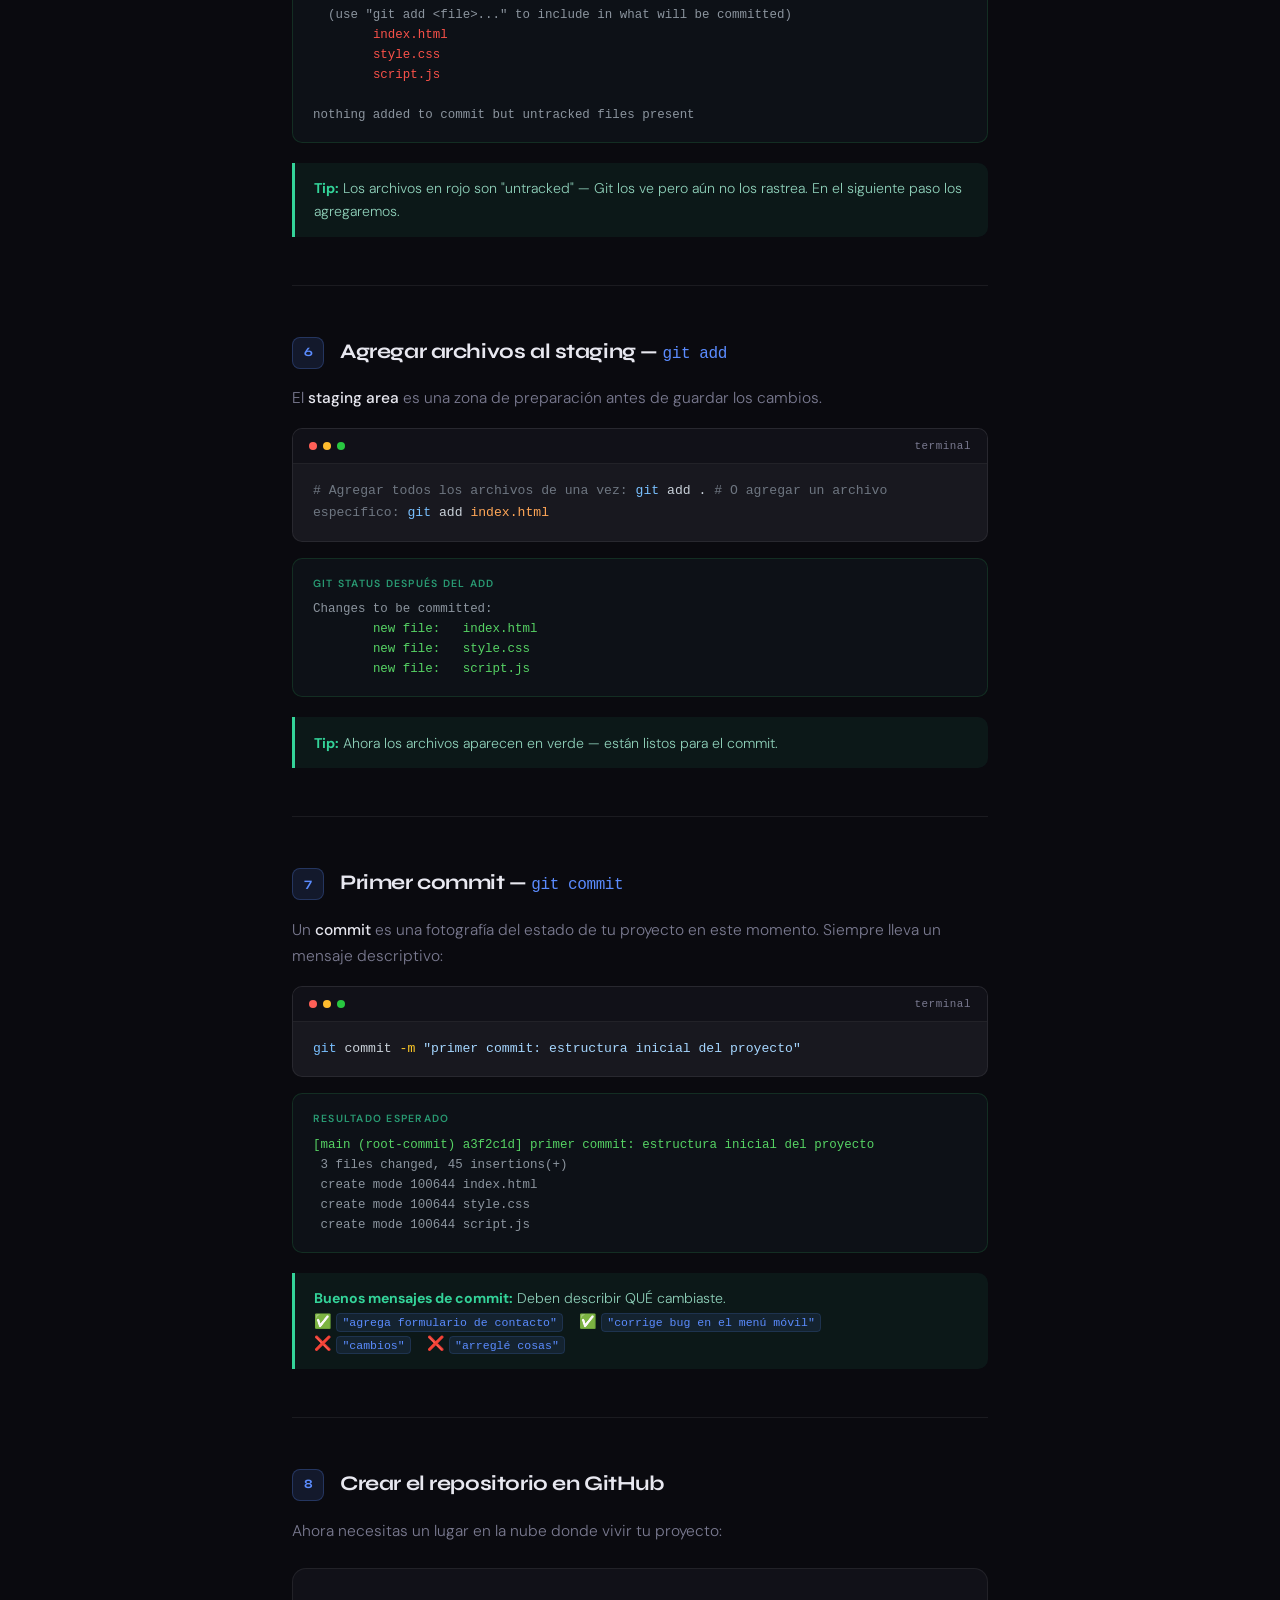
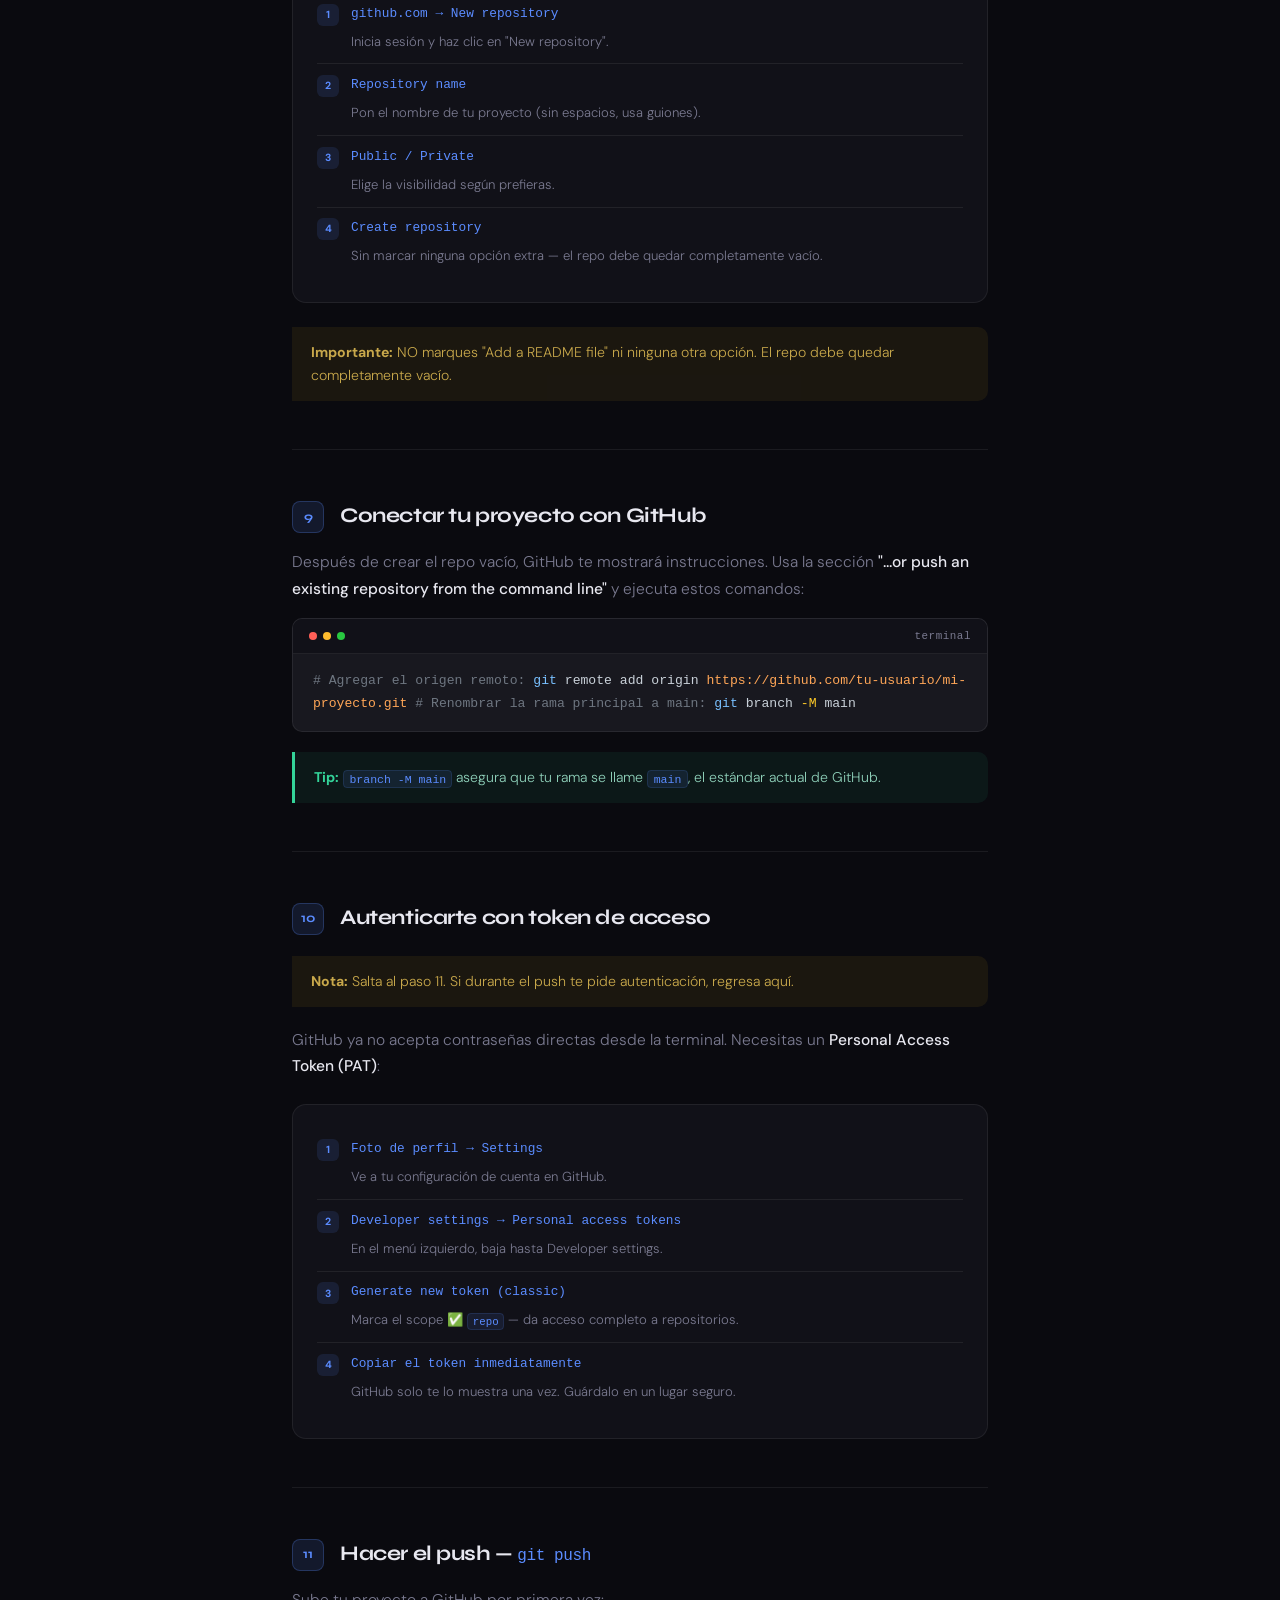
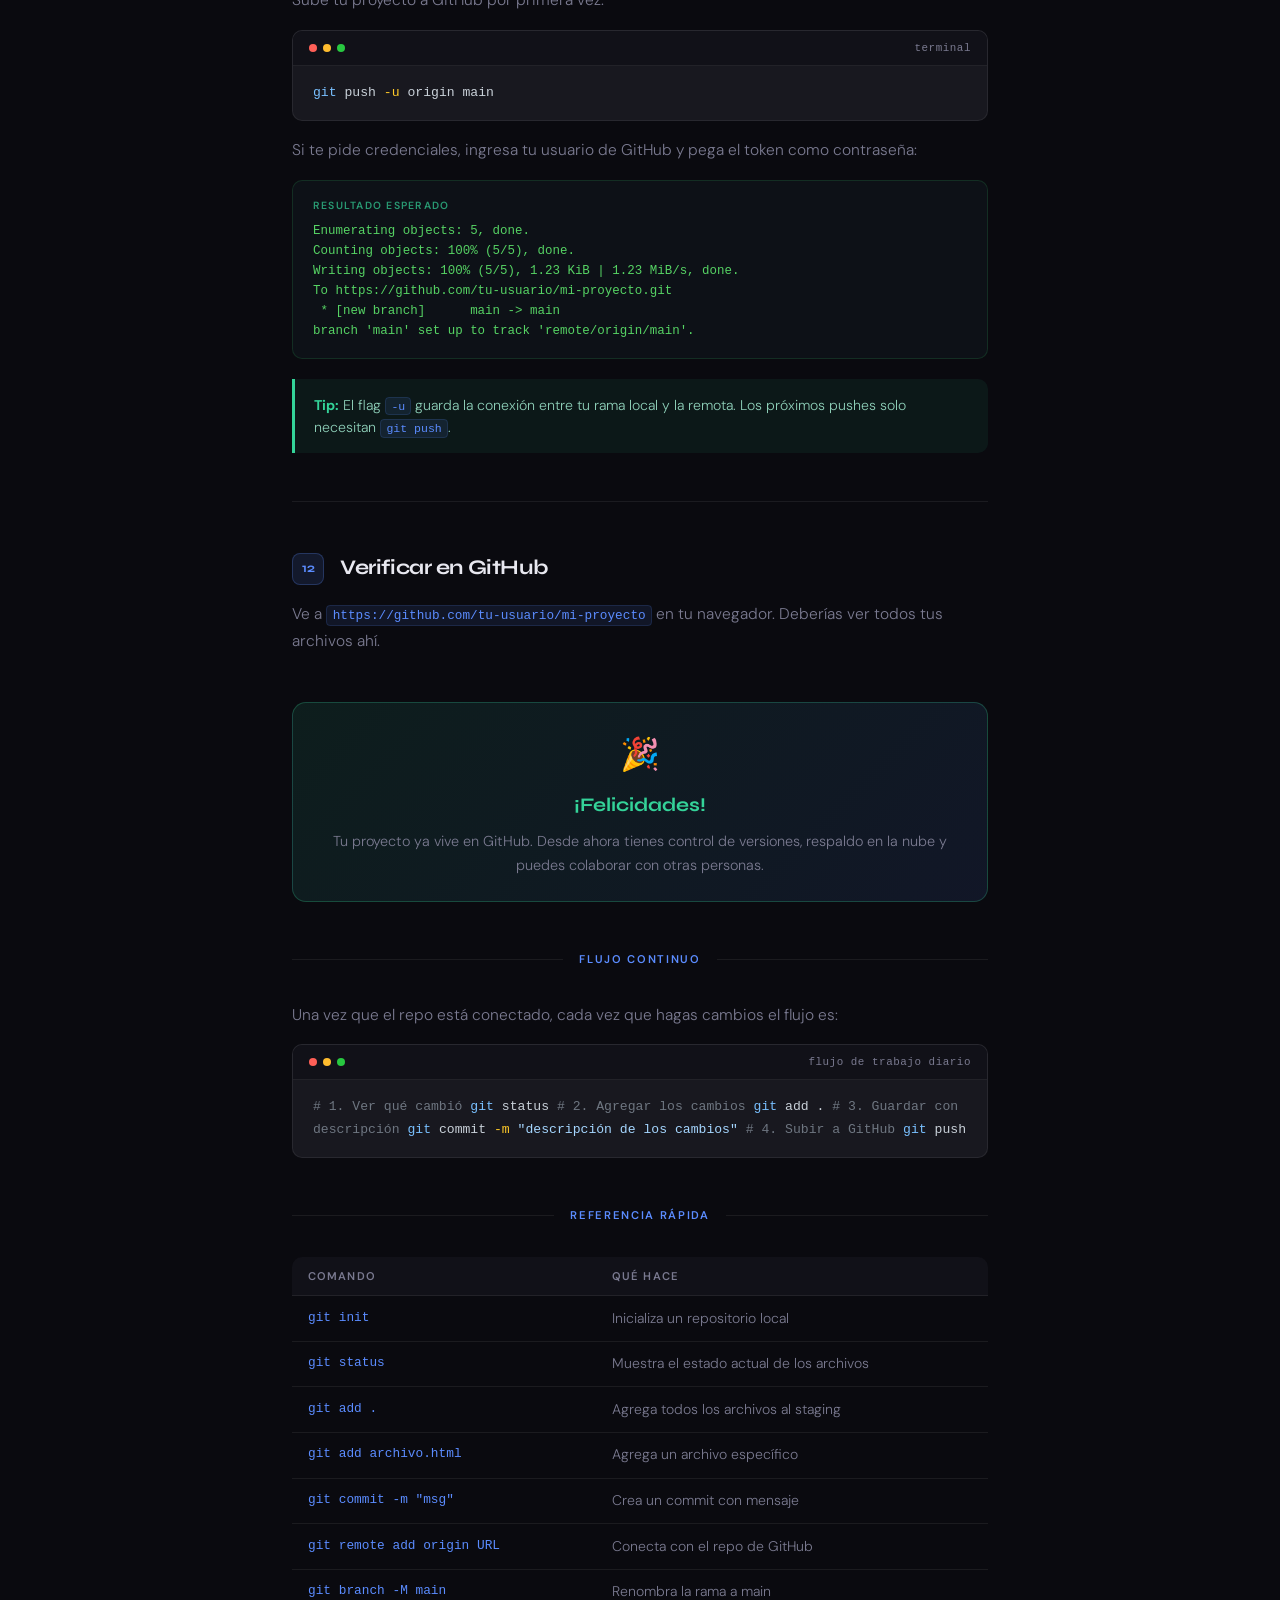
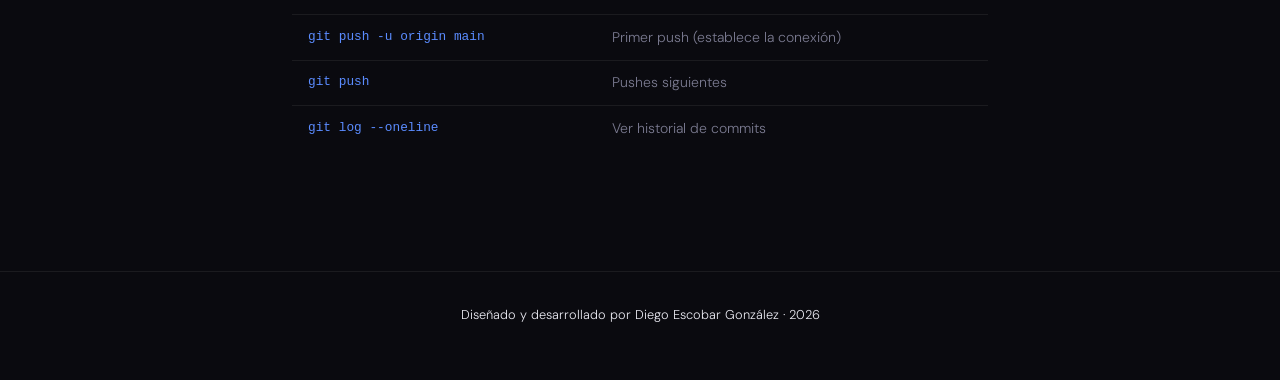
<file: html/blogs/blog01.html>
<!DOCTYPE html>
<html lang="en">
<head>
    <meta charset="UTF-8">
    <meta name="viewport" content="width=device-width, initial-scale=1.0">
    <title>Guía Completa: Subir un Proyecto a GitHub</title>
    <link rel="preconnect" href="https://fonts.googleapis.com" />
    <link rel="preconnect" href="https://fonts.gstatic.com" crossorigin />
    <link href="https://fonts.googleapis.com/css2?family=Syne:wght@400;600;700;800&family=DM+Sans:ital,wght@0,300;0,400;0,500;1,300&display=swap" rel="stylesheet" />
    <link rel="stylesheet" href="../../styles/styles.css" />
    <link rel="icon" href="../../assets/code.svg">
</head>
<body>

        <nav>
            <a class="nav-logo" href="../../index.html">Diego<span>.</span></a>
            <ul class="nav-links">
                <li><a href="../blog.html">Regresar</a></li>
            </ul>
        </nav>

        <div class="page-wrapper">

        <!-- HEADER -->
        <header class="article-header">
            <div class="article-meta">
                <span class="meta-tag">Tutorial</span>
                <span class="meta-tag git">Git &amp; GitHub</span>
                <span class="meta-date">Marzo 2026 · Lectura ~8 min</span>
            </div>

            <h1 class="article-title">Guía Completa: Subir un Proyecto a GitHub</h1>

            <p class="article-subtitle">
                Aprende a subir tu proyecto a un repositorio digital paso a paso — desde la <strong>instalación de Git</strong> y los comandos necesarios hasta llegar a tu repositorio en la nube.
            </p>
        </header>

        <!-- PREREQS -->
        <div class="prereq-box">
            <strong>Requisitos previos:</strong> Tener <a href="https://git-scm.com/downloads" target="_blank" class="st-orange">Git</a> instalado y una cuenta en <a href="https://github.com" target="_blank">github.com</a>
        </div>

        <!-- INTRO -->
        <p style="color:var(--muted); font-size:0.97rem; margin-bottom:1.5rem;">
            <strong style="color:var(--text); font-weight:500;">Git</strong> es un sistema de control de versiones distribuido, gratuito y de código abierto. Permite <strong style="color:var(--text); font-weight:500;">gestionar el historial de cambios</strong> en tu código, volver a versiones anteriores y trabajar en equipo sin sobrescribir el trabajo de otros.
        </p>

        <!-- FLOW -->
        <div class="flow-box">
            <span class="flow-item">Tu carpeta local</span>
            <span class="flow-arrow"> → </span><span class="flow-item">git init</span>
            <span class="flow-arrow"> → </span><span class="flow-item">git add</span>
            <span class="flow-arrow"> → </span><span class="flow-item">git commit</span>
            <span class="flow-arrow"> → </span><span class="flow-item">Crear repo en GitHub</span>
            <span class="flow-arrow"> → </span><span class="flow-item">git push</span>
            <span class="flow-arrow"> → </span><span class="flow-done">✓ En la nube</span>
        </div>

        <div class="section-break"><span>Pasos</span></div>

        <!-- STEP 1 -->
        <div class="step">
            <div class="step-header">
                <div class="step-number">1</div>
                <h2 class="step-title">Instalar Git y verificar la instalación</h2>
            </div>
            <p>Descarga Git desde <a href="https://git-scm.com/downloads" target="_blank" style="color:var(--accent);">git-scm.com/downloads</a> según tu sistema operativo e instálalo con las opciones por defecto. Una vez instalado, abre tu terminal y verifica:</p>

            <div class="code-block">
                <div class="code-topbar">
                    <div class="code-dots">
                        <div class="code-dot" style="background:#ff5f57"></div>
                        <div class="code-dot" style="background:#febc2e"></div>
                        <div class="code-dot" style="background:#28c840"></div>
                    </div>
                    <span class="code-label">terminal</span>
                </div>
                <div class="code-inner"><span class="c-cmd">git</span> --version</div>
            </div>

            <div class="output-block">
                <div class="output-label">Resultado esperado</div>
                <pre><span class="ok">git version 2.53.0</span></pre>
            </div>

            <div class="tip">
                <strong>Tip:</strong> El número de versión puede variar. Lo importante es que no arroje un error.
            </div>
        </div>

        <div class="step-divider"></div>

        <!-- STEP 2 -->
        <div class="step">
            <div class="step-header">
                <div class="step-number">2</div>
                <h2 class="step-title">Configurar tus credenciales</h2>
            </div>
            <p>Git necesita saber quién eres antes de registrar cualquier cambio. Esto se hace <strong>una sola vez</strong> en tu computadora.</p>

            <div class="code-block">
                <div class="code-topbar">
                    <div class="code-dots">
                        <div class="code-dot" style="background:#ff5f57"></div>
                        <div class="code-dot" style="background:#febc2e"></div>
                        <div class="code-dot" style="background:#28c840"></div>
                    </div>
                    <span class="code-label">terminal</span>
                </div>
                <div class="code-inner">
<span class="c-cmd">git</span> config <span class="c-flag">--global</span> user.name <span class="c-string">"Tu Nombre"</span>
<span class="c-cmd">git</span> config <span class="c-flag">--global</span> user.email <span class="c-string">"tu@email.com"</span>
<span class="c-comment"># Para confirmar que se guardaron correctamente:</span>
<span class="c-cmd">git</span> config <span class="c-flag">--list</span></div>
            </div>

            <div class="output-block">
                <div class="output-label">Resultado esperado (al final)</div>
                <pre><span class="info">user.name=Tu Nombre
user.email=tu@email.com</span></pre>
            </div>

            <div class="warning">
                <strong>Importante:</strong> El email debe ser el mismo con el que creaste tu cuenta de GitHub. Si no coinciden, tus commits no aparecerán vinculados a tu perfil.
            </div>
        </div>

        <div class="step-divider"></div>

        <!-- STEP 3 -->
        <div class="step">
            <div class="step-header">
                <div class="step-number">3</div>
                <h2 class="step-title">Abrir la terminal en tu carpeta de proyecto</h2>
            </div>
            <p>Navega hasta la carpeta donde está tu proyecto. Tienes dos opciones:</p>

            <div class="options-grid">
                <div class="option-card">
                    <p class="option-label">Opción A — Terminal</p>
                    <p>Navega usando el comando <code>cd</code> hasta llegar a tu carpeta.</p>
                </div>
                <div class="option-card">
                    <p class="option-label">Opción B — Explorador</p>
                    <p>Abre la carpeta, haz clic derecho y selecciona <strong style="color:var(--text)">Abrir en Terminal</strong>.</p>
                </div>
            </div>

            <div class="code-block">
                <div class="code-topbar">
                    <div class="code-dots">
                        <div class="code-dot" style="background:#ff5f57"></div>
                        <div class="code-dot" style="background:#febc2e"></div>
                        <div class="code-dot" style="background:#28c840"></div>
                    </div>
                    <span class="code-label">terminal</span>
                </div>
                <div class="code-inner">
<span class="c-cmd">cd</span> <span class="c-path">Desktop/mi-proyecto</span>
<span class="c-comment"># Confirmar en qué carpeta estás:</span>
<span class="c-cmd">pwd</span></div>
            </div>

            <div class="output-block">
                <div class="output-label">Resultado esperado</div>
                <pre>/Users/tunombre/Desktop/mi-proyecto</pre>
            </div>
        </div>

        <div class="step-divider"></div>

        <!-- STEP 4 -->
        <div class="step">
            <div class="step-header">
                <div class="step-number">4</div>
                <h2 class="step-title">Inicializar el repositorio — <span class="cmd">git init</span></h2>
            </div>
            <p>Este comando convierte tu carpeta normal en un <strong>repositorio de Git</strong>:</p>

            <div class="code-block">
                <div class="code-topbar">
                    <div class="code-dots">
                        <div class="code-dot" style="background:#ff5f57"></div>
                        <div class="code-dot" style="background:#febc2e"></div>
                        <div class="code-dot" style="background:#28c840"></div>
                    </div>
                    <span class="code-label">terminal</span>
                </div>
                <div class="code-inner"><span class="c-cmd">git</span> init</div>
            </div>

            <div class="output-block">
                <div class="output-label">Resultado esperado</div>
                <pre><span class="ok">Initialized empty Git repository in /Users/tunombre/Desktop/mi-proyecto/.git/</span></pre>
            </div>

            <div class="tip">
                <strong>Tip:</strong> Esto crea una carpeta oculta llamada <code>.git/</code> dentro de tu proyecto. Ahí Git guarda todo el historial. <strong>Nunca la borres.</strong>
            </div>
        </div>

        <div class="step-divider"></div>

        <!-- STEP 5 -->
        <div class="step">
            <div class="step-header">
                <div class="step-number">5</div>
                <h2 class="step-title">Revisar el estado — <span class="cmd">git status</span></h2>
            </div>
            <p>Antes de agregar archivos, siempre es bueno ver en qué estado está todo:</p>

            <div class="code-block">
                <div class="code-topbar">
                    <div class="code-dots">
                        <div class="code-dot" style="background:#ff5f57"></div>
                        <div class="code-dot" style="background:#febc2e"></div>
                        <div class="code-dot" style="background:#28c840"></div>
                    </div>
                    <span class="code-label">terminal</span>
                </div>
                <div class="code-inner"><span class="c-cmd">git</span> status</div>
            </div>

            <div class="output-block">
                <div class="output-label">Resultado esperado (primera vez)</div>
                <pre>On branch main

No commits yet

Untracked files:
  (use "git add &lt;file&gt;..." to include in what will be committed)
        <span style="color:#f85149;">index.html
        style.css
        script.js</span>

nothing added to commit but untracked files present</pre>
            </div>

            <div class="tip">
                <strong>Tip:</strong> Los archivos en rojo son "untracked" — Git los ve pero aún no los rastrea. En el siguiente paso los agregaremos.
            </div>
        </div>

        <div class="step-divider"></div>

        <!-- STEP 6 -->
        <div class="step">
            <div class="step-header">
                <div class="step-number">6</div>
                <h2 class="step-title">Agregar archivos al staging — <span class="cmd">git add</span></h2>
            </div>
            <p>El <strong>staging area</strong> es una zona de preparación antes de guardar los cambios.</p>

            <div class="code-block">
                <div class="code-topbar">
                    <div class="code-dots">
                        <div class="code-dot" style="background:#ff5f57"></div>
                        <div class="code-dot" style="background:#febc2e"></div>
                        <div class="code-dot" style="background:#28c840"></div>
                    </div>
                    <span class="code-label">terminal</span>
                </div>
                <div class="code-inner">
<span class="c-comment"># Agregar todos los archivos de una vez:</span>
<span class="c-cmd">git</span> add .

<span class="c-comment"># O agregar un archivo específico:</span>
<span class="c-cmd">git</span> add <span class="c-path">index.html</span></div>
            </div>

            <div class="output-block">
                <div class="output-label">git status después del add</div>
                <pre>Changes to be committed:
        <span style="color:#56d364;">new file:   index.html
        new file:   style.css
        new file:   script.js</span></pre>
            </div>

            <div class="tip">
                <strong>Tip:</strong> Ahora los archivos aparecen en verde — están listos para el commit.
            </div>
        </div>

        <div class="step-divider"></div>

        <!-- STEP 7 -->
        <div class="step">
            <div class="step-header">
                <div class="step-number">7</div>
                <h2 class="step-title">Primer commit — <span class="cmd">git commit</span></h2>
            </div>
            <p>Un <strong>commit</strong> es una fotografía del estado de tu proyecto en este momento. Siempre lleva un mensaje descriptivo:</p>

            <div class="code-block">
                <div class="code-topbar">
                    <div class="code-dots">
                        <div class="code-dot" style="background:#ff5f57"></div>
                        <div class="code-dot" style="background:#febc2e"></div>
                        <div class="code-dot" style="background:#28c840"></div>
                    </div>
                    <span class="code-label">terminal</span>
                </div>
                <div class="code-inner"><span class="c-cmd">git</span> commit <span class="c-flag">-m</span> <span class="c-string">"primer commit: estructura inicial del proyecto"</span></div>
            </div>

            <div class="output-block">
                <div class="output-label">Resultado esperado</div>
                <pre><span class="ok">[main (root-commit) a3f2c1d] primer commit: estructura inicial del proyecto</span>
 3 files changed, 45 insertions(+)
 create mode 100644 index.html
 create mode 100644 style.css
 create mode 100644 script.js</pre>
            </div>

            <div class="tip">
                <strong>Buenos mensajes de commit:</strong> Deben describir QUÉ cambiaste.<br>
                ✅ <code>"agrega formulario de contacto"</code> &nbsp;&nbsp; ✅ <code>"corrige bug en el menú móvil"</code><br>
                ❌ <code>"cambios"</code> &nbsp;&nbsp; ❌ <code>"arreglé cosas"</code>
            </div>
        </div>

        <div class="step-divider"></div>

        <!-- STEP 8 -->
        <div class="step">
            <div class="step-header">
                <div class="step-number">8</div>
                <h2 class="step-title">Crear el repositorio en GitHub</h2>
            </div>
            <p>Ahora necesitas un lugar en la nube donde vivir tu proyecto:</p>

            <div class="flow-steps">
                <div class="flow-step-item">
                    <div class="flow-step-num">1</div>
                    <div><span class="flow-step-cmd">github.com → New repository</span><span class="flow-step-desc">Inicia sesión y haz clic en "New repository".</span></div>
                </div>
                <div class="flow-step-item">
                    <div class="flow-step-num">2</div>
                    <div><span class="flow-step-cmd">Repository name</span><span class="flow-step-desc">Pon el nombre de tu proyecto (sin espacios, usa guiones).</span></div>
                </div>
                <div class="flow-step-item">
                    <div class="flow-step-num">3</div>
                    <div><span class="flow-step-cmd">Public / Private</span><span class="flow-step-desc">Elige la visibilidad según prefieras.</span></div>
                </div>
                <div class="flow-step-item">
                    <div class="flow-step-num">4</div>
                    <div><span class="flow-step-cmd">Create repository</span><span class="flow-step-desc">Sin marcar ninguna opción extra — el repo debe quedar completamente vacío.</span></div>
                </div>
            </div>

            <div class="warning">
                <strong>Importante:</strong> NO marques "Add a README file" ni ninguna otra opción. El repo debe quedar completamente vacío.
            </div>
        </div>

        <div class="step-divider"></div>

        <!-- STEP 9 -->
        <div class="step">
            <div class="step-header">
                <div class="step-number">9</div>
                <h2 class="step-title">Conectar tu proyecto con GitHub</h2>
            </div>
            <p>Después de crear el repo vacío, GitHub te mostrará instrucciones. Usa la sección <strong>"…or push an existing repository from the command line"</strong> y ejecuta estos comandos:</p>

            <div class="code-block">
                <div class="code-topbar">
                    <div class="code-dots">
                        <div class="code-dot" style="background:#ff5f57"></div>
                        <div class="code-dot" style="background:#febc2e"></div>
                        <div class="code-dot" style="background:#28c840"></div>
                    </div>
                    <span class="code-label">terminal</span>
                </div>
                <div class="code-inner">
<span class="c-comment"># Agregar el origen remoto:</span>
<span class="c-cmd">git</span> remote add origin <span class="c-path">https://github.com/tu-usuario/mi-proyecto.git</span>

<span class="c-comment"># Renombrar la rama principal a main:</span>
<span class="c-cmd">git</span> branch <span class="c-flag">-M</span> main</div>
            </div>

            <div class="tip">
                <strong>Tip:</strong> <code>branch -M main</code> asegura que tu rama se llame <code>main</code>, el estándar actual de GitHub.
            </div>
        </div>

        <div class="step-divider"></div>

        <!-- STEP 10 -->
        <div class="step">
            <div class="step-header">
                <div class="step-number">10</div>
                <h2 class="step-title">Autenticarte con token de acceso</h2>
            </div>

            <div class="warning">
                <strong>Nota:</strong> Salta al paso 11. Si durante el push te pide autenticación, regresa aquí.
            </div>

            <p>GitHub ya no acepta contraseñas directas desde la terminal. Necesitas un <strong>Personal Access Token (PAT)</strong>:</p>

            <div class="flow-steps">
                <div class="flow-step-item">
                    <div class="flow-step-num">1</div>
                    <div><span class="flow-step-cmd">Foto de perfil → Settings</span><span class="flow-step-desc">Ve a tu configuración de cuenta en GitHub.</span></div>
                </div>
                <div class="flow-step-item">
                    <div class="flow-step-num">2</div>
                    <div><span class="flow-step-cmd">Developer settings → Personal access tokens</span><span class="flow-step-desc">En el menú izquierdo, baja hasta Developer settings.</span></div>
                </div>
                <div class="flow-step-item">
                    <div class="flow-step-num">3</div>
                    <div><span class="flow-step-cmd">Generate new token (classic)</span><span class="flow-step-desc">Marca el scope ✅ <code>repo</code> — da acceso completo a repositorios.</span></div>
                </div>
                <div class="flow-step-item">
                    <div class="flow-step-num">4</div>
                    <div><span class="flow-step-cmd">Copiar el token inmediatamente</span><span class="flow-step-desc">GitHub solo te lo muestra una vez. Guárdalo en un lugar seguro.</span></div>
                </div>
            </div>
        </div>

        <div class="step-divider"></div>

        <!-- STEP 11 -->
        <div class="step">
            <div class="step-header">
                <div class="step-number">11</div>
                <h2 class="step-title">Hacer el push — <span class="cmd">git push</span></h2>
            </div>
            <p>Sube tu proyecto a GitHub por primera vez:</p>

            <div class="code-block">
                <div class="code-topbar">
                    <div class="code-dots">
                        <div class="code-dot" style="background:#ff5f57"></div>
                        <div class="code-dot" style="background:#febc2e"></div>
                        <div class="code-dot" style="background:#28c840"></div>
                    </div>
                    <span class="code-label">terminal</span>
                </div>
                <div class="code-inner"><span class="c-cmd">git</span> push <span class="c-flag">-u</span> origin main</div>
            </div>

            <p>Si te pide credenciales, ingresa tu usuario de GitHub y pega el token como contraseña:</p>

            <div class="output-block">
                <div class="output-label">Resultado esperado</div>
                <pre><span class="ok">Enumerating objects: 5, done.
Counting objects: 100% (5/5), done.
Writing objects: 100% (5/5), 1.23 KiB | 1.23 MiB/s, done.
To https://github.com/tu-usuario/mi-proyecto.git
 * [new branch]      main -> main
branch 'main' set up to track 'remote/origin/main'.</span></pre>
            </div>

            <div class="tip">
                <strong>Tip:</strong> El flag <code>-u</code> guarda la conexión entre tu rama local y la remota. Los próximos pushes solo necesitan <code>git push</code>.
            </div>
        </div>

        <div class="step-divider"></div>

        <!-- STEP 12 -->
        <div class="step">
            <div class="step-header">
                <div class="step-number">12</div>
                <h2 class="step-title">Verificar en GitHub</h2>
            </div>
            <p>Ve a <code>https://github.com/tu-usuario/mi-proyecto</code> en tu navegador. Deberías ver todos tus archivos ahí.</p>
        </div>

        <!-- SUCCESS -->
        <div class="success-banner">
            <span class="success-icon">🎉</span>
            <h3>¡Felicidades!</h3>
            <p>Tu proyecto ya vive en GitHub. Desde ahora tienes control de versiones, respaldo en la nube y puedes colaborar con otras personas.</p>
        </div>

        <div class="section-break"><span>Flujo continuo</span></div>

        <!-- FUTURE FLOW -->
        <p style="color:var(--muted); font-size:0.97rem; margin-bottom:1rem;">Una vez que el repo está conectado, cada vez que hagas cambios el flujo es:</p>

        <div class="code-block">
            <div class="code-topbar">
                <div class="code-dots">
                    <div class="code-dot" style="background:#ff5f57"></div>
                    <div class="code-dot" style="background:#febc2e"></div>
                    <div class="code-dot" style="background:#28c840"></div>
                </div>
                <span class="code-label">flujo de trabajo diario</span>
            </div>
            <div class="code-inner">
<span class="c-comment"># 1. Ver qué cambió</span>
<span class="c-cmd">git</span> status

<span class="c-comment"># 2. Agregar los cambios</span>
<span class="c-cmd">git</span> add .

<span class="c-comment"># 3. Guardar con descripción</span>
<span class="c-cmd">git</span> commit <span class="c-flag">-m</span> <span class="c-string">"descripción de los cambios"</span>

<span class="c-comment"># 4. Subir a GitHub</span>
<span class="c-cmd">git</span> push</div>
        </div>

        <div class="section-break"><span>Referencia rápida</span></div>

        <!-- TABLE -->
        <table class="cmd-table">
            <thead>
                <tr>
                    <th>Comando</th>
                    <th>Qué hace</th>
                </tr>
            </thead>
            <tbody>
                <tr><td>git init</td><td>Inicializa un repositorio local</td></tr>
                <tr><td>git status</td><td>Muestra el estado actual de los archivos</td></tr>
                <tr><td>git add .</td><td>Agrega todos los archivos al staging</td></tr>
                <tr><td>git add archivo.html</td><td>Agrega un archivo específico</td></tr>
                <tr><td>git commit -m "msg"</td><td>Crea un commit con mensaje</td></tr>
                <tr><td>git remote add origin URL</td><td>Conecta con el repo de GitHub</td></tr>
                <tr><td>git branch -M main</td><td>Renombra la rama a main</td></tr>
                <tr><td>git push -u origin main</td><td>Primer push (establece la conexión)</td></tr>
                <tr><td>git push</td><td>Pushes siguientes</td></tr>
                <tr><td>git log --oneline</td><td>Ver historial de commits</td></tr>
            </tbody>
        </table>

    </div><!-- /page-wrapper -->

    <footer>
        <p>Diseñado y desarrollado por Diego Escobar González · 2026</p>
    </footer>

</body>
</html>
</file>
<file: styles/styles.css>
/* UTILIDADES GLOBALES */
*, *::before, *::after { box-sizing: border-box; margin: 0; padding: 0; }

:root {
    --bg:           #0a0a0f;
    --bg2:          #111118;
    --bg3:          #18181f;
    --bg-tag1:      rgba(91,140,255,0.1);
    --bg-tag2:      rgba(245,73,39,0.1);
    --bg-tag3:      rgba(255,245,0,0.1);
    --bg-tag4:      rgba(60,255,0,0.1);
    --border-tag1:  rgba(91,140,255,0.2);
    --border-tag2:  rgba(245,73,39,0.2);
    --boder-tag3:   rgba(255,245,0,0.2);
    --border-tag4:  rgba(60,255,0,0.2);
    --border:       rgba(255,255,255,0.07);
    --text:         #e8e8f0;
    --text-orange:  #F54927;
    --text-yellow:  #FFF500;
    --text-green:   #3CFF00;
    --muted:        #7a7a90;
    --accent:       #5b8cff;
    --accent2:      #a78bfa;
    --green:        #34d399;
    --st-orange:    #F54927;
}

html { scroll-behavior: smooth; }

body {
    background: var(--bg);
    color: var(--text);
    font-family: 'DM Sans', sans-serif;
    font-weight: 300;
    line-height: 1.7;
    overflow-x: hidden;
}

p{
    color: var(--text);
}

a{
    text-decoration: none;
}

h1{
    font-family: 'Syne', sans-serif;
    font-weight: 800;
}

strong{
    color: var(--text);
}
/* --- NOISE TEXTURE OVERLAY --- */
body::before {
    content: '';
    position: fixed;
    inset: 0;
    background-image: url("data:image/svg+xml,%3Csvg viewBox='0 0 200 200' xmlns='http://www.w3.org/2000/svg'%3E%3Cfilter id='n'%3E%3CfeTurbulence type='fractalNoise' baseFrequency='0.9' numOctaves='4' stitchTiles='stitch'/%3E%3C/filter%3E%3Crect width='100%25' height='100%25' filter='url(%23n)' opacity='1'/%3E%3C/svg%3E");
    opacity: 0.025;
    pointer-events: none;
    z-index: 999;
}

/* --- NAV --- */
nav {
    position: fixed;
    top: 0; left: 0; right: 0;
    z-index: 100;
    display: flex;
    justify-content: space-between;
    align-items: center;
    padding: 1.25rem 2.5rem;
    background: rgba(10,10,15,0.8);
    backdrop-filter: blur(16px);
    border-bottom: 1px solid var(--border);
}

.nav-logo {
    font-family: 'Syne', sans-serif;
    font-weight: 800;
    font-size: 1.1rem;
    letter-spacing: -0.02em;
    color: var(--text);
    text-decoration: none;
}

.nav-logo span { color: var(--accent); }

.nav-links {
    display: flex;
    gap: 2rem;
    list-style: none;
}

.nav-links a {
    color: var(--muted);
    text-decoration: none;
    font-size: 0.875rem;
    font-weight: 400;
    letter-spacing: 0.02em;
    transition: color 0.2s;
}

.nav-links a:hover { color: var(--text); }

/* --- HERO --- */
.hero {
    min-height: 100vh;
    display: flex;
    flex-direction: column;
    justify-content: center;
    padding: 8rem 2.5rem 5rem;
    max-width: 900px;
    margin: 0 auto;
    position: relative;
}

.hero-badge {
    display: inline-flex;
    align-items: center;
    gap: 0.5rem;
    background: rgba(91,140,255,0.1);
    border: 1px solid rgba(91,140,255,0.25);
    color: var(--accent);
    font-size: 0.8rem;
    font-weight: 500;
    letter-spacing: 0.1em;
    text-transform: uppercase;
    padding: 0.35rem 0.85rem;
    border-radius: 100px;
    margin-bottom: 2rem;
    width: fit-content;
    animation: fadeUp 0.6s ease both;
}

.hero-badge::before {
    content: '';
    width: 7px; height: 7px;
    background: var(--green);
    border-radius: 50%;
    box-shadow: 0 0 6px var(--green);
    animation: pulse 2s infinite;
}

@keyframes pulse {
    0%, 100% { opacity: 1; }
    50% { opacity: 0.4; }
}

.hero h1 {
    font-family: 'Syne', sans-serif;
    font-weight: 600;
    font-size: clamp(3rem, 8vw, 5.5rem);
    line-height: 1.0;
    letter-spacing: -0.03em;
    animation: fadeUp 0.6s ease 0.1s both;
}

.hero h1 .line2 {
    display: block;
    background: linear-gradient(135deg, var(--accent), var(--accent2));
    -webkit-background-clip: text;
    -webkit-text-fill-color: transparent;
    background-clip: text;
}

.hero-tagline {
    margin-top: 1.5rem;
    font-size: 1.15rem;
    color: var(--muted);
    max-width: 520px;
    font-style: italic;
    animation: fadeUp 0.6s ease 0.2s both;
}

.hero-tagline strong {
    color: var(--text);
    font-style: normal;
    font-weight: 500;
}

.hero-cta {
    display: flex;
    gap: 1rem;
    margin-top: 2.5rem;
    flex-wrap: wrap;
    animation: fadeUp 0.6s ease 0.3s both;
}

.btn {
    display: inline-flex;
    align-items: center;
    gap: 0.5rem;
    padding: 0.75rem 1.75rem;
    border-radius: 8px;
    font-family: 'DM Sans', sans-serif;
    font-size: 0.9rem;
    font-weight: 500;
    text-decoration: none;
    cursor: pointer;
    border: none;
    transition: all 0.2s;
}

.btn-primary {
    background: var(--accent);
    color: #fff;
}

.btn-primary:hover {
    background: #4a7df0;
    transform: translateY(-2px);
    box-shadow: 0 8px 24px rgba(91,140,255,0.3);
}

.btn-outline {
    background: transparent;
    color: var(--text);
    border: 1px solid var(--border);
}

.btn-outline:hover {
    border-color: rgba(255,255,255,0.2);
    background: var(--bg3);
    transform: translateY(-2px);
}

/* Glow blob */
.hero-glow {
    position: absolute;
    width: 600px; height: 600px;
    background: radial-gradient(circle, rgba(91,140,255,0.08) 0%, transparent 70%);
    top: 50%; right: -100px;
    transform: translateY(-50%);
    pointer-events: none;
    animation: blobFloat 6s ease-in-out infinite;
}

@keyframes blobFloat {
    0%, 100% { transform: translateY(-50%) scale(1); }
    50% { transform: translateY(-54%) scale(1.05); }
}

/* --- SECTIONS --- */
section {
    padding: 5rem 2.5rem;
    max-width: 900px;
    margin: 0 auto;
}

.section-label {
    font-size: 0.75rem;
    font-weight: 600;
    letter-spacing: 0.15em;
    text-transform: uppercase;
    color: var(--accent);
    margin-bottom: 0.75rem;
}

.section-title {
    font-family: 'Syne', sans-serif;
    font-weight: 700;
    font-size: clamp(1.8rem, 4vw, 2.5rem);
    letter-spacing: -0.02em;
    color: var(--text);
    margin-bottom: 1.5rem;
}

/* --- DIVIDER --- */
.divider {
    height: 1px;
    background: var(--border);
    max-width: 900px;
    margin: 0 auto;
}

/* --- ABOUT --- */
#sobre-mi .about-grid {
    display: grid;
    grid-template-columns: 1fr 1fr;
    gap: 3rem;
    align-items: start;
}

.about-text p {
    color: var(--muted);
    margin-bottom: 1rem;
    font-size: 1.05rem;
}

.about-text p strong {
    color: var(--text);
    font-weight: 500;
}

.about-card {
    background: var(--bg2);
    border: 1px solid var(--border);
    border-radius: 16px;
    padding: 1.75rem;
}

.about-card .card-stat {
    margin-bottom: 1.25rem;
    padding-bottom: 1.25rem;
    border-bottom: 1px solid var(--border);
}

.about-card .card-stat:last-child {
    margin-bottom: 0;
    padding-bottom: 0;
    border-bottom: none;
}

.card-stat-label {
    font-size: 0.75rem;
    text-transform: uppercase;
    letter-spacing: 0.1em;
    color: var(--muted);
    margin-bottom: 0.25rem;
}

.card-stat-value {
    font-family: 'Syne', sans-serif;
    font-weight: 700;
    font-size: 1.1rem;
    color: var(--text);
}

/* --- SKILLS --- */
.skills-grid {
    display: flex;
    flex-wrap: wrap;
    gap: 0.75rem;
    margin-top: 1.5rem;
}

.skill-tag {
    display: flex;
    align-items: center;
    gap: 0.4rem;
    padding: 0.5rem 1rem;
    background: var(--bg2);
    border: 1px solid var(--border);
    border-radius: 8px;
    font-size: 0.875rem;
    color: var(--text);
    font-weight: 400;
    transition: all 0.2s;
}

.skill-tag:hover {
    border-color: rgba(91,140,255,0.4);
    background: rgba(91,140,255,0.05);
    transform: translateY(-2px);
}

.skill-dot {
    width: 6px; height: 6px;
    border-radius: 50%;
    background: var(--accent);
}

/* --- PROJECT --- */
.project-card {
    background: var(--bg2);
    border: 1px solid var(--border);
    border-radius: 20px;
    overflow: hidden;
    transition: border-color 0.3s, transform 0.3s;
    margin-top: 1.5rem;
    animation: shadowPulse 3s ease-in-out infinite;

}

.project-card:hover {
    border-color: rgba(91,140,255,0.3);
    transform: translateY(-4px);
    box-shadow: 0 20px 40px rgba(0,0,0,0.4);
}

.project-preview {
    width: 100%;
    height: 220px;
    background: linear-gradient(135deg, #0f1628 0%, #1a1f3a 50%, #0f1628 100%);
    display: flex;
    align-items: center;
    justify-content: center;
    position: relative;
    overflow: hidden;
}

/* POS visual mockup */
.pos-mockup-img {
    width: 100%;
    height: 100%;
    object-fit: cover;
    object-position: top;
    border-radius: 0;
    display: block;
}

.project-preview-glow {
    position: absolute;
    inset: 0;
    background: radial-gradient(ellipse at 30% 50%, rgba(91,140,255,0.12), transparent 60%);
}

.project-body {
    padding: 1.75rem;
}

.project-tags {
    display: flex;
    gap: 0.5rem;
    flex-wrap: wrap;
    margin-bottom: 1rem;
}

.project-tag {
    font-size: 0.7rem;
    font-weight: 500;
    letter-spacing: 0.08em;
    text-transform: uppercase;
    padding: 0.25rem 0.65rem;
    border-radius: 100px;
    background: rgba(91,140,255,0.12);
    color: var(--accent);
    border: 1px solid rgba(91,140,255,0.2);
}

.project-tag.html{
    border: 1px solid var(--border-tag2);
    background-color: var(--bg-tag2);
    color: var(--text-orange);
}

.project-tag.js{
    border: 1px solid var(--bg-tag3);
    background: var(--boder-tag3);
    color: var(--text-yellow);
}

.project-tag.localstorage{
    border: 1px solid var(--bg-tag4);
    background: var(--bg-tag4);
    color: var(--text-green);
}

.project-name {
    font-family: 'Syne', sans-serif;
    font-weight: 700;
    font-size: 1.4rem;
    letter-spacing: -0.02em;
    margin-bottom: 0.5rem;
}

.project-desc {
    color: var(--muted);
    font-size: 0.95rem;
    line-height: 1.65;
}

.project-links {
    display: flex;
    gap: 0.75rem;
    margin-top: 1.25rem;
}

.project-link {
    display: inline-flex;
    align-items: center;
    gap: 0.4rem;
    font-size: 0.85rem;
    font-weight: 500;
    color: var(--muted);
    text-decoration: none;
    transition: color 0.2s;
}

.project-link:hover { color: var(--text); }

.project-link svg { width: 15px; height: 15px; }

/* --- CONTACT --- */
#contacto {
    text-align: center;
}

#contacto .section-title { margin-bottom: 0.75rem; }

.contact-sub {
    color: var(--muted);
    font-size: 1rem;
    max-width: 440px;
    margin: 0 auto 2.5rem;
}

.social-links {
    display: flex;
    justify-content: center;
    gap: 1rem;
    flex-wrap: wrap;
}

.social-link {
    display: inline-flex;
    align-items: center;
    gap: 0.6rem;
    padding: 0.75rem 1.5rem;
    background: var(--bg2);
    border: 1px solid var(--border);
    border-radius: 10px;
    color: var(--text);
    text-decoration: none;
    font-size: 0.9rem;
    font-weight: 400;
    transition: all 0.2s;
}

.social-link:hover {
    border-color: rgba(91,140,255,0.4);
    background: rgba(91,140,255,0.07);
    transform: translateY(-3px);
    box-shadow: 0 8px 20px rgba(0,0,0,0.3);
}

.social-link svg { width: 18px; height: 18px; opacity: 0.8; }

/* --- FOOTER --- */
footer {
    text-align: center;
    padding: 2rem;
    color: var(--muted);
    font-size: 0.8rem;
    border-top: 1px solid var(--border);
}

/* --- ANIMATIONS --- */
@keyframes fadeUp {
    from { opacity: 0; transform: translateY(20px); }
    to   { opacity: 1; transform: translateY(0); }
}

.reveal {
    opacity: 0;
    transform: translateY(24px);
    transition: opacity 0.6s ease, transform 0.6s ease;
}

.reveal.visible {
    opacity: 1;
    transform: translateY(0);
}

/* --- RESPONSIVE --- */
@media (max-width: 680px) {
    nav { padding: 1rem 1.25rem; }
    .nav-links { gap: 1.25rem; }
    section { padding: 4rem 1.25rem; }
    .hero { padding: 7rem 1.25rem 4rem; }
    #sobre-mi .about-grid { grid-template-columns: 1fr; }
}

/* BLOG */
.container{
    position: relative;
    top: 120px;
    display: grid;
    place-items: center;
}

.main-card-stat{
    max-width: 600px;
    animation: shadowPulse 3s ease-in-out infinite;
}

.main-card-stat:hover{
    background: var(--bg3);
}

@keyframes shadowPulse {
    0%, 100% {
        box-shadow:
        0 0 0px rgba(251, 191, 36, 0),
        0 0 40px rgba(251, 191, 36, 0);
    }
    50% {
        box-shadow:
        0 0 20px rgba(251, 191, 36, 0.35),
        0 0 60px rgba(251, 191, 36, 0.2);
    }
}

/* BLOGS CONTENT */
.page-wrapper {
    max-width: 760px;
    margin: 0 auto;
    padding: 7rem 2rem 6rem;
}

/* ARTICLE HEADER */
.article-header {
    margin-bottom: 3.5rem;
    padding-bottom: 2.5rem;
    border-bottom: 1px solid var(--border);
}

.article-meta {
    display: flex;
    align-items: center;
    gap: 1rem;
    margin-bottom: 1.5rem;
    flex-wrap: wrap;
}

.meta-tag {
    font-size: 0.7rem;
    font-weight: 500;
    letter-spacing: 0.12em;
    text-transform: uppercase;
    padding: 0.3rem 0.75rem;
    border-radius: 100px;
    background: rgba(91,140,255,0.1);
    color: var(--accent);
    border: 1px solid rgba(91,140,255,0.2);
}

.meta-tag.git { 
    background: rgba(245,73,39,0.1); 
    color: var(--orange);
    border-color: rgba(245,73,39,0.2); }

.meta-date {
    font-size: 0.8rem;
    color: var(--muted);
}

.article-title {
    font-family: 'Syne', sans-serif;
    font-weight: 800;
    font-size: clamp(2rem, 5vw, 3rem);
    letter-spacing: -0.03em;
    line-height: 1.1;
    color: var(--text);
    margin-bottom: 1.25rem;
}

.article-subtitle {
    font-size: 1.05rem;
    color: var(--muted);
    font-weight: 300;
    font-style: italic;
    line-height: 1.6;
}

.article-subtitle strong { color: var(--text); font-style: normal; font-weight: 500; }

/* PREREQUISITES BOX */
.prereq-box {
    background: rgba(91,140,255,0.06);
    border: 1px solid rgba(91,140,255,0.18);
    border-left: 3px solid var(--accent);
    border-radius: 0 10px 10px 0;
    padding: 1rem 1.25rem;
    margin: 2rem 0;
    font-size: 0.9rem;
    color: var(--muted);
}

.prereq-box strong { color: var(--accent); }
.prereq-box a { color: var(--accent); text-decoration: none; }
.prereq-box a:hover { text-decoration: underline; }

/* FLOW DIAGRAM */
.flow-box {
    background: var(--bg2);
    border: 1px solid var(--border);
    border-radius: 12px;
    padding: 1.25rem 1.5rem;
    margin: 2rem 0;
    font-family: 'JetBrains Mono', monospace;
    font-size: 0.8rem;
    color: var(--muted);
    overflow-x: auto;
    white-space: nowrap;
}

.flow-box .flow-arrow { color: var(--accent); }
.flow-box .flow-done  { color: var(--green); }
.flow-box .flow-item  { color: var(--text); }

/* STEP SECTIONS */
.step {
    margin: 3rem 0;
}

.step-header {
    display: flex;
    align-items: flex-start;
    gap: 1rem;
    margin-bottom: 1rem;
}

.step-number {
    flex-shrink: 0;
    width: 32px;
    height: 32px;
    border-radius: 8px;
    background: rgba(91,140,255,0.12);
    border: 1px solid rgba(91,140,255,0.25);
    display: flex;
    align-items: center;
    justify-content: center;
    font-family: 'Syne', sans-serif;
    font-weight: 700;
    font-size: 0.8rem;
    color: var(--accent);
    margin-top: 3px;
}

.step-title {
    font-family: 'Syne', sans-serif;
    font-weight: 700;
    font-size: 1.3rem;
    letter-spacing: -0.02em;
    color: var(--text);
}

.step-title .cmd {
    color: var(--accent);
    font-family: 'JetBrains Mono', monospace;
    font-size: 1rem;
    font-weight: 400;
}

.step p {
    color: var(--muted);
    font-size: 0.97rem;
    margin-bottom: 1rem;
}

.step p strong { color: var(--text); font-weight: 500; }

/* CODE BLOCKS */
.code-block {
    background: var(--bg3);
    border: 1px solid var(--border);
    border-radius: 10px;
    overflow: hidden;
    margin: 1rem 0;
}

.code-topbar {
    background: var(--bg2);
    padding: 0.5rem 1rem;
    display: flex;
    align-items: center;
    justify-content: space-between;
    border-bottom: 1px solid var(--border);
}

.code-dots {
    display: flex;
    gap: 6px;
}
.code-dot {
    width: 8px; height: 8px;
    border-radius: 50%;
}

.code-label {
    font-family: 'JetBrains Mono', monospace;
    font-size: 0.68rem;
    color: var(--muted);
    letter-spacing: 0.05em;
}

.code-inner {
    padding: 1rem 1.25rem;
    font-family: 'JetBrains Mono', monospace;
    font-size: 0.82rem;
    line-height: 1.7;
    color: #c9d1d9;
    overflow-x: auto;
}

.code-inner .c-cmd    { color: #79c0ff; }
.code-inner .c-flag   { color: #ffca28; }
.code-inner .c-string { color: #a5d6ff; }
.code-inner .c-comment{ color: #6e7681; }
.code-inner .c-ok     { color: #56d364; }
.code-inner .c-path   { color: #ffa657; }

/* OUTPUT BLOCK */
.output-block {
    background: #0d1117;
    border: 1px solid rgba(56,211,100,0.15);
    border-radius: 10px;
    padding: 1rem 1.25rem;
    margin: 1rem 0;
}

.output-label {
    font-size: 0.65rem;
    font-weight: 600;
    letter-spacing: 0.12em;
    text-transform: uppercase;
    color: var(--green);
    margin-bottom: 0.5rem;
    opacity: 0.7;
}

.output-block pre {
    font-family: 'JetBrains Mono', monospace;
    font-size: 0.78rem;
    color: #8b949e;
    line-height: 1.6;
    white-space: pre-wrap;
    word-break: break-word;
}

.output-block pre .ok { color: #56d364; }
.output-block pre .info { color: #79c0ff; }

/* TIP / WARNING BOXES */
.tip, .warning {
    border-radius: 0 10px 10px 0;
    padding: 0.9rem 1.2rem;
    margin: 1.25rem 0;
    font-size: 0.88rem;
    line-height: 1.6;
}

.tip {
    background: rgba(52,211,153,0.07);
    border-left: 3px solid var(--green);
    color: #8ecfb8;
}
.tip strong { color: var(--green); }

.warning {
    background: rgba(251,191,36,0.07);
    border-left: 3px solid var(--amber);
    color: #c8a84b;
}
.warning strong { color: var(--amber); }

/* OPTIONS BOX */
.options-grid {
    display: grid;
    grid-template-columns: 1fr 1fr;
    gap: 0.75rem;
    margin: 1rem 0;
}

.option-card {
    background: var(--bg2);
    border: 1px solid var(--border);
    border-radius: 10px;
    padding: 1rem;
}

.option-label {
    font-size: 0.7rem;
    font-weight: 600;
    letter-spacing: 0.1em;
    text-transform: uppercase;
    color: var(--accent);
    margin-bottom: 0.4rem;
}

.option-card p {
    color: var(--muted);
    font-size: 0.85rem;
    margin: 0;
}

/* STEP DIVIDER */
.step-divider {
    height: 1px;
    background: var(--border);
    margin: 2.5rem 0;
}

/* COMMAND TABLE */
.cmd-table {
    width: 100%;
    border-collapse: collapse;
    margin: 1.5rem 0;
    font-size: 0.875rem;
}

.cmd-table th {
    text-align: left;
    padding: 0.6rem 1rem;
    background: var(--bg2);
    color: var(--muted);
    font-size: 0.7rem;
    font-weight: 600;
    letter-spacing: 0.1em;
    text-transform: uppercase;
    border-bottom: 1px solid var(--border);
}

.cmd-table th:first-child { border-radius: 10px 0 0 0; }
.cmd-table th:last-child  { border-radius: 0 10px 0 0; }

.cmd-table td {
    padding: 0.65rem 1rem;
    border-bottom: 1px solid var(--border);
    color: var(--muted);
    vertical-align: top;
}

.cmd-table td:first-child {
    font-family: 'JetBrains Mono', monospace;
    font-size: 0.8rem;
    color: var(--accent);
    white-space: nowrap;
}

.cmd-table tr:last-child td { border-bottom: none; }
.cmd-table tr:hover td { background: var(--bg2); }

/* QUICK FLOW REFERENCE */
.flow-steps {
    background: var(--bg2);
    border: 1px solid var(--border);
    border-radius: 14px;
    padding: 1.5rem;
    margin: 1.5rem 0;
}

.flow-step-item {
    display: flex;
    align-items: flex-start;
    gap: 0.75rem;
    padding: 0.6rem 0;
    border-bottom: 1px solid var(--border);
}
.flow-step-item:last-child { border-bottom: none; }

.flow-step-num {
    flex-shrink: 0;
    width: 22px;
    height: 22px;
    border-radius: 6px;
    background: rgba(91,140,255,0.12);
    display: flex;
    align-items: center;
    justify-content: center;
    font-size: 0.65rem;
    font-weight: 700;
    color: var(--accent);
    margin-top: 1px;
}

.flow-step-cmd {
    font-family: 'JetBrains Mono', monospace;
    font-size: 0.8rem;
    color: var(--accent);
    display: block;
    margin-bottom: 0.15rem;
}

.flow-step-desc {
    font-size: 0.82rem;
    color: var(--muted);
}

/* SUCCESS BANNER */
.success-banner {
    background: linear-gradient(135deg, rgba(52,211,153,0.1), rgba(91,140,255,0.1));
    border: 1px solid rgba(52,211,153,0.25);
    border-radius: 14px;
    padding: 1.5rem 1.75rem;
    margin: 3rem 0;
    text-align: center;
}

.success-icon {
    font-size: 2rem;
    margin-bottom: 0.5rem;
    display: block;
}

.success-banner h3 {
    font-family: 'Syne', sans-serif;
    font-weight: 700;
    font-size: 1.2rem;
    color: var(--green);
    margin-bottom: 0.4rem;
}

.success-banner p {
    color: var(--muted);
    font-size: 0.9rem;
    margin: 0;
}

/* FOOTER */
footer {
    text-align: center;
    padding: 2rem;
    color: var(--muted);
    font-size: 0.8rem;
    border-top: 1px solid var(--border);
}

/* INLINE CODE */
code {
    font-family: 'JetBrains Mono', monospace;
    font-size: 0.82em;
    background: rgba(91,140,255,0.1);
    color: var(--accent);
    padding: 0.15em 0.45em;
    border-radius: 4px;
    border: 1px solid rgba(91,140,255,0.15);
}

/* ORANGE HIGHLIGHT */
.st-orange { color: var(--orange); font-weight: 400; }

/* SECTION DIVIDER WITH LABEL */
.section-break {
    display: flex;
    align-items: center;
    gap: 1rem;
    margin: 3rem 0 2rem;
}
.section-break span {
    flex-shrink: 0;
    font-size: 0.7rem;
    font-weight: 600;
    letter-spacing: 0.15em;
    text-transform: uppercase;
    color: var(--accent);
}
.section-break::before,
.section-break::after {
    content: '';
    flex: 1;
    height: 1px;
    background: var(--border);
}

/* ANIMATIONS */
@keyframes fadeUp {
    from { opacity: 0; transform: translateY(20px); }
    to   { opacity: 1; transform: translateY(0); }
}

.article-header { animation: fadeUp 0.5s ease both; }
.step { animation: fadeUp 0.5s ease both; }

/* RESPONSIVE */
@media (max-width: 680px) {
    nav { padding: 1rem 1.25rem; }
    .nav-links { gap: 1.25rem; }
    .page-wrapper { padding: 6rem 1.25rem 4rem; }
    .options-grid { grid-template-columns: 1fr; }
    .nav-links { display: none; }
}
</file>
<file: demos/demo-coffeepos/css/styles.css>
/* Vatiables y reset */
:root{
    --color-primary: #6B4423;
    --color-primary-dark: #4A2E18;
    --color-primary-light: #8B5A3C;
    --color-accent: #D4A574;
    --color-accent-light: #E8C9A3;
    --color-success: #2D7A4F;
    --color-warning: #F59E0B;
    --color-danger: #DC2626;
    --color-bg: #FAF8F5;
    --color-surface: #FFFFFF;
    --color-text: #2C2013;
    --color-text-muted: #736B5E;
    --color-border: #E8E3DC;
    --shadow-sm: 0 1px 2px rgba(107, 68, 35, 0.05);
    --shadow-md: 0 4px 6px rgba(107, 68, 35, 0.08);
    --shadow-lg: 0 10px 25px rgba(107, 68, 35, 0.12);
    --radius: 12px;
    --radius-sm: 8px;
    --transition: all 0.3s cubic-bezier(0.4, 0, 0.2, 1);
}

*{
    margin: 0;
    padding: 0;
    box-sizing: border-box;
}

body{
    font-family: 'Segoe UI', system-ui, -apple-system, sans-serif;
    background: var(--color-bg);
    color: var(--color-text);
    line-height: 1.6;
    overflow-x: hidden;
}

/* Utilidades */
.hidden{
    display: none !important;
}

/* Botones */
.btn{
    padding: 12px 24px;
    border: none;
    border-radius: var(--radius-sm);
    font-weight: 600;
    cursor: pointer;
    transition: var(--transition);
    font-size: 16px;
    display: inline-flex;
    align-items: center;
    justify-content: center;
    gap: 8px;
    text-decoration: none;
    user-select: none;
    touch-action: manipulation;
}

.btn:active{
    transform: scale(0.98);
}

.btn-primary{
    background: var(--color-primary);
    color: white;
}

.btn-primary:hover{
    background: var(--color-primary-dark);
    box-shadow: var(--shadow-md);
}

.btn-success {
    background: var(--color-success);
    color: white;
}

.btn-success:hover {
    background: #246B42;
    box-shadow: var(--shadow-md);
}

.btn-danger {
    background: var(--color-danger);
    color: white;
}

.btn-danger:hover {
    background: #B91C1C;
}

.btn-secondary {
    background: var(--color-surface);
    color: var(--color-text);
    border: 2px solid var(--color-border);
}

.btn-secondary:hover {
    background: var(--color-bg);
    border-color: var(--color-primary);
}

.btn-lg {
    padding: 16px 32px;
    font-size: 17px;
    min-height: 56px;
}

.btn-fullscreen{
    position: absolute;
    top: 16px;
    right: 16px;
    background: var(--color-primary-dark);
    border: none;
    border-radius: 8px;
    padding: 8px;
    cursor: pointer;
    color: white;
    display: flex;
    align-items: center;
    justify-content: center;
    overflow-y: hidden;
}

/* Inputs */
.input{
    width: 100%;
    padding: 12px 16px;
    border: 2px solid var(--color-border);
    font-size: 16px;
    transition: var(--transition);
    background: var(--color-surface);
    color: var(--color-text);
}

.input:focus{
    outline: none;
    border-color: var(--color-primary);
    box-shadow: 0 0 0 3px rgba(107, 68, 35, 0.1);
}

.input-lg {
    padding: 16px 20px;
    font-size: 18px;
    font-weight: 600;
}

.card{
    background: var(--color-surface);
    border-radius: var(--radius);
    padding: 24px;
    box-shadow: var(--shadow-md);
}

/* Pantalla */
.login-screen{
    min-height: 100vh;
    display: flex;
    align-items: center;
    justify-content: center;
    background: linear-gradient(135deg, var(--color-primary) 0%, var(--color-primary-dark) 100%);
    padding: 20px;
    position: relative;
    overflow: hidden;
}

.login-container{
    width: 100%;
    max-width: 420px;
    position: relative;
    z-index: 1;
}

.login-card{
    background: var(--color-surface);
    border-radius: 24px;
    padding: 48px 40px;
    box-shadow: 0 20px 60px rgba(0, 0, 0, 0.3);
    animation: slideUp 0.5s ease-out;
}

@keyframes slideUp {
    from {
        opacity: 0;
        transform: translateY(30px);
    }
    to {
        opacity: 1;
        transform: translateY(0);
    }
}

.login-logo{
    text-align: center;
    margin-bottom: 32px;
}

.login-logo svg{
    width: 64px;
    height: 64px;
    fill: var(--color-primary);
    margin-bottom: 12px;
}

.login-logo h1 {
    font-size: 28px;
    color: var(--color-primary);
    font-weight: 700;
    margin-bottom: 4px;
}

.login-logo p {
    color: var(--color-text-muted);
    font-size: 14px;
}

.credentials{
    margin-top: 16px;
}

.form-group{
    margin-bottom: 20px;
}

.form-group label{
    display: block;
    margin-bottom: 16px;
    font-weight: 600;
    color: var(--color-text);
    font-size: 14px;
}

/* Layout principal */
.app-container{
    display: flex;
    height: 100vh;
    overflow: hidden;
}

/*sidebar*/
.sidebar{
    width: 280px;
    background: var(--color-primary);
    color: white;
    display: flex;
    flex-direction: column;
    box-shadow: var(--shadow-lg);
    position: relative;
    z-index: 100;
}

.sidebar-header{
    padding: 24px;
    border-bottom: 1px solid rgba(255, 255, 255, 0.1);
}

.sidebar-logo{
    display: flex;
    align-items: center;
    gap: 12px;
    margin-bottom: 16px;
}

.sidebar-logo svg{
    width: 40px;
    height: 40px;
    fill: var(--color-accent);
}

.sidebar-logo h2{
    font-size: 20px;
    font-weight: 700;
}

.user-info{
    display: flex;
    align-items: center;
    gap: 12px;
    padding: 12px;
    background: rgba(255, 255, 255, 0.1);
    border-radius: var(--radius-sm);
}

.user-avatar{
    width: 40px;
    height: 40px;
    border-radius: 50%;
    background: var(--color-accent);
    display: flex;
    align-items: center;
    justify-content: center;
    font-weight: 700;
    font-size: 16px;
    color: var(--color-primary);
}

.user-details h3{
    font-size: 16px;
    font-weight: 600;
}

.user-details p{
    font-size: 12px;
    opacity: 0.8;
}

.sidebar-nav{
    flex: 1;
    padding: 16px;
    overflow-y: auto;
}

.nav-item{
    display: flex;
    align-items: center;
    gap: 12px;
    padding: 16px 16px;
    margin-bottom: 8px;
    border-radius: var(--radius-sm);
    cursor: pointer;
    transition: var(--transition);
    color: rgba(255, 255, 255, 0.9);
    font-weight: 500;
    text-decoration: none;
}

.nav-item:hover{
    background: rgba(255, 255, 255, 0.1);
}

.nav-item.active{
    background: var(--color-accent);
    color: var(--color-primary);
}

.nav-item svg{
    width: 20px;
    height: 20px;
    flex-shrink: 0;
}

.sidebar-footer{
    padding: 16px;
    border-top: 1px solid rgba(255, 255, 255, 0.1);
}

/*Contenido principal*/

.main-content{
    flex: 1;
    display: flex;
    flex-direction: column;
    overflow: hidden;
}

.topbar{
    height: 70px;
    background: var(--color-surface);
    border-bottom: 2px solid var(--color-border);
    padding: 0 32px;
    display: flex;
    align-items: center;
    justify-content: space-between;
    box-shadow: var(--shadow-sm);
}

.topbar-left h1{
    font-size: 24px;
    color: var(--color-primary);
    font-weight: 700;
}

.topbar-right{
    display: flex;
    align-items: center;
    gap: 16px;
}

.topbar-time, .topbar-date{
    font-size: 14px;
    color: var(--color-text-muted);
}

.content-area{
    flex:1;
    overflow-y: auto;
    padding: 32px;
}

.screen-content{
    animation: fadeIn 0.3s ease-out;
}

@keyframes fadeIn{
    from { opacity: 0; transform: translateY(10px); }
    to { opacity: 1; transform: translateY(0); }
}

/*Pantalla de ventas (POS)*/
.pos-container{
    display: grid;
    grid-template-columns: 1fr 420px;
    gap: 24px;
    height: 100vh;
}

/*Productos*/
.products-section{
    display: flex;
    flex-direction: column;
    gap: 20px;
}

.search-bar{
    position: relative;
}

.search-bar input{
    padding-left: 48px;
    height: 52px;
    font-size: 16px;
}

.search-icon{
    width: 20px;
    height: 20px;
    position: absolute;
    left: 16px;
    top: 50%;
    transform: translateY(-50%);
}

.categories{
    display: flex;
    gap: 12px;
    flex-wrap: wrap;
}

.category-btn{
    padding: 12px 24px;
    border: 2px solid var(--color-border);
    background: var(--color-surface);
    border-radius: 24px;
    cursor: pointer;
    transition: var(--transition);
    font-weight: 600;
    font-size: 16px;
    color: var(--color-text);
}

.category-btn:hover{
    border-color: var(--color-primary);
    background: var(--color-bg);
}

.category-btn.active{
    background: var(--color-primary);
    color: white;
    border-color: var(--color-primary-light);
}

.products-grid{
    display: grid;
    grid-template-columns: repeat(auto-fill, minmax(160px, 1fr));
    gap: 16px;
    flex: 1;
    overflow-y: auto;
    padding: 4px;
}

.product-card{
    background: var(--color-surface);
    border: 2px solid var(--color-border);
    border-radius: var(--radius);
    padding: 16px;
    cursor: pointer;
    transition: var(--transition);
    display: flex;
    flex-direction: column;
    align-items: center;
    text-align: center;
    position: relative;
    min-height: 180px;
}

.product-card:hover{
    border-color: var(--color-primary);
    box-shadow: var(--shadow-md);
    transform: translateY(-2px);
}

.product-card:active{
    transform: translateY(0);
}

.product-image{
    width: 80px;
    height: 80px;
    background: var(--color-accent-light);
    border-radius: 50%;
    display: flex;
    align-items: center;
    justify-content: center;
    margin-bottom: 12px;
    font-size: 36px;
}

.product-name{
    font-weight: 600;
    font-size: 14px;
    margin-bottom: 6px;
    color: var(--color-text);
}

.product-price{
    font-size: 16px;
    font-weight: 700;
    color: var(--color-primary);
}

.product-stock{
    position: absolute;
    top: 8px;
    right: 8px;
    background: var(--color-success);
    color: white;
    padding: 4px 8px;
    border-radius: 12px;
    font-size: 11px;
    font-weight: 600;
}

.product-stock.low{
    background: var(--color-warning);
}

.product-stock.out{
    background: var(--color-danger);
}

/*Carrito*/
.cart-section{
    background: var(--color-surface);
    border-radius: var(--radius);
    box-shadow: var(--shadow-lg);
    display: flex;
    flex-direction: column;
    height: 100%;
}

.cart-header{
    padding: 24px;
    border-bottom: 2px solid var(--color-border);
}

.cart-header h2{
    font-size: 24px;
    color: var(--color-primary);
    display: flex;
    align-items: center;
    gap: 8px;
}

.cart-badge{
    background: var(--color-primary);
    color: white;
    padding: 4px 12px;
    border-radius: 12px;
    font-size: 14px;
    font-weight: 700;
}

.cart-items{
    flex: 1;
    overflow-y: auto;
    padding: 16px;
}

.cart-empty{
    text-align: center;
    padding: 40px 20px;
    color: var(--color-text-muted);
}

.cart-empty svg{
    width: 64px;
    height: 64px;
    margin-bottom: 16px;
    opacity: 0.3;
}

.cart-item{
    background: var(--color-bg);
    padding: 16px;
    border-radius: var(--radius-sm);
    margin-bottom: 12px;
    display: flex;
    gap: 12px;
    align-items: center;
    animation: slideIn 0.3s ease-out;
}

@keyframes slideIn{
    from {
        opacity: 0;
        transform: translateX(20px);
    }
    to {
        opacity: 1;
        transform: translateX(0);
    }
}

.cart-item-image{
    width: 50px;
    height: 50px;
    background: var(--color-accent-light);
    border-radius: 8px;
    display: flex;
    align-items: center;
    justify-content: center;
    font-size: 24px;
    flex-shrink: 0;
}

.cart-item-details{
    flex: 1;
    min-width: 0;
}

.cart-item-name{
    font-weight: 600;
    font-size: 14px;
    margin-bottom: 4px;
}

.cart-item-price{
    color: var(--color-text-muted);
    font-size: 13px;
}

.cart-item-actions{
    display: flex;
    flex-direction: column;
    gap: 8px;
    align-items: flex-end;
}

.cart-item-quantity{
    display: flex;
    align-items: center;
    gap: 8px;
}

.qty-btn{
    width: 32px;
    height: 32px;
    border: 2px solid var(--color-border);
    background: var(--color-surface);
    border-radius: 6px;
    cursor: pointer;
    display: flex;
    align-items: center;
    justify-content: center;
    transition: var(--transition);
    font-weight: 700;
    color: var(--color-primary);
    font-size: 16px;
}

.qty-btn:hover{
    border-color: var(--color-primary);
    background: var(--color-primary);
    color: white;
}

.qty-value{
    min-width: 30px;
    text-align: center;
    font-weight: 700;
    font-size: 15px;
}

.cart-item-total{
    font-weight: 700;
    color: var(--color-primary);
    font-size: 15px;
}

.remove-item-btn{
    background: none;
    border: none;
    color: var(--color-danger);
    cursor: pointer;
    padding: 4px;
    display: flex;
    align-items: center;
    justify-content: center;
    transition: var(--transition);
}

.remove-item-btn:hover{
    color: #B91C1C;
    transform: scale(1.1);
}

.cart-summary{
    padding: 20px;
    border-top: 2px solid var(--color-border);
}

.summary-row{
    display: flex;
    justify-content: space-between;
    margin-bottom: 12px;
    font-size: 16px;
}

.summary-row.total{
    font-size: 20px;
    font-weight: 700;
    color: var(--color-primary);
    padding-top: 12px;
    border-top: 2px solid var(--color-border);
    margin-top: 12px;
}

.cart-actions{
    display: grid;
    grid-template-columns: 1fr 2fr;
    gap: 12px;
    margin-top: 20px;
}

/*Gestion de productos*/
.products-managment{
    max-width: 1200px;
}

.managment-header{
    display: flex;
    justify-content: space-between;
    align-items: center;
    margin-bottom: 24px;
}

.managment-header h2{
    font-size: 28px;
    color: var(--color-primary);
}

.data-table{
    width: 100%;
    border-collapse: collapse;
}

.data-table thead{
    background: var(--color-bg);
}

.data-table th{
    text-align: left;
    padding: 16px;
    font-weight: 600;
    color: var(--color-text);
    border-bottom: 2px solid var(--color-border);
}

.data-table td{
    padding: 16px;
    border-bottom: 1px solid var(--color-border);
}

.data-table tbody tr:hover{
    background: var(--color-bg);
}

.product-table-image{
    width: 40px;
    height: 40px;
    background: var(--color-accent-light);
    border-radius: 8px;
    display: flex;
    align-items: center;
    justify-content: center;
    font-size: 20px;
}

.status-badge{
    padding: 6px 12px;
    border-radius: 12px;
    font-size: 12px;
    font-weight: 600;
}

.status-badge.active{
    background: rgba(45, 122, 79, 0.1);
    color: var(--color-success);
}

.status-badge.inactive{
    background: rgba(220, 38, 38, 0.1);
    color: var(--color-danger);
}

.action-btn{
    background: none;
    border: none;
    padding: 8px;
    cursor: pointer;
    color: var(--color-text-muted);
    transition: var(--transition);
}

.action-btn:hover{
    color: var(--color-primary);
}

/*Reportes*/
.reports-container{
    max-width: 1400px;
}

.stats-grid{
    display: grid;
    grid-template-columns: repeat(auto-fit, minmax(280px, 1fr));
    gap: 20px;
    margin-bottom: 32px;
}

.stat-card{
    background: var(--color-surface);
    border-radius: var(--radius);
    padding: 24px;
    box-shadow: var(--shadow-md);
    display: flex;
    gap: 16px;
}

.stat-icon{
    width: 60px;
    height: 60px;
    border-radius: var(--radius-sm);
    display: flex;
    align-items: center;
    justify-content: center;
    flex-shrink: 0;
}

.stat-icon svg{
    width: 28px;
    height: 28px;
}

.stat-details{
    flex: 1;
}

.stat-label{
    font-size: 16px;
    color: var(--color-text-muted);
    margin-bottom: 4px;
}

.stat-value{
    font-size: 28px;
    font-weight: 700;
    color: var(--color-text);
    margin-bottom: 4px;
}

.stat-change{
    font-size: 12px;
    color: var(--color-text-muteds);
    font-weight: 700
}

.stat-change.positive{
    color: var(--color-success);
}

.reports-grid{
    display: grid;
    grid-template-columns: repeat(auto-fill, minmax(500px, 1fr));
    gap: 24px;
}

.reports-grid .card h3{
    margin-bottom: 20px;
    color: var(--color-primary);
    font-size: 20px;
}

.chart-placeholder{
    min-height: 300px;
    background: var(--color-bg);
    border-radius: var(--radius-sm);
    display: flex;
    align-items: center;
    justify-content: center;
    color: var(--color-text-muted);
}

.top-products-list{
    display: flex;
    flex-direction: column;
    gap: 16px;
}

.top-product-item{
    display: flex;
    align-items: center;
    gap: 16px;
    padding: 16px;
    background: var(--color-bg);
    border-radius: var(--radius-sm);
}

.top-product-item .rank {
    width: 36px;
    height: 36px;
    background: var(--color-primary);
    color: white;
    border-radius: 50%;
    display: flex;
    align-items: center;
    justify-content: center;
    font-weight: 700;
    font-size: 16px;
    flex-shrink: 0;
}

.top-product-item .product-info{
    flex: 1;
    display: flex;
    flex-direction: column;
}

.top-product-item .product-info strong{
    font-size: 15px;
    color: var(--color-text);
    margin-bottom: 2px;
}

.top-product-item .product-info small{
    font-size: 13px;
    color: var(--color-text-muted);
}

.top-product-item .product-sales{
    font-weight: 700;
    color: var(--color-primary);
    font-size: 16px;
}

/* Reportes: wrapper y encabezados de sección */
.reports-wrapper {
    padding: 28px;
    display: flex;
    flex-direction: column;
    gap: 8px;
}

.reports-section-header {
    display: flex;
    align-items: center;
    gap: 10px;
    margin-top: 16px;
    margin-bottom: 4px;
    padding-bottom: 10px;
    border-bottom: 2px solid var(--color-border);
}

.reports-section-header h2 {
    font-size: 20px;
    font-weight: 700;
    color: var(--color-primary);
}

.reports-section-header--yesterday h2 {
    color: var(--color-text-muted);
}

.reports-date-badge {
    margin-left: auto;
    background: rgba(107, 68, 35, 0.1);
    color: var(--color-primary);
    font-size: 12px;
    font-weight: 600;
    padding: 4px 10px;
    border-radius: 20px;
}

.reports-date-badge--yesterday {
    background: rgba(115,107,94,0.1);
    color: var(--color-text-muted);
}

.sales-history-card {
    background: var(--color-surface);
    border-radius: var(--radius);
    box-shadow: var(--shadow-md);
    border: 1px solid var(--color-border);
    overflow: hidden;
}

.sales-history-card--yesterday {
    opacity: 0.85;
}

.sales-history-card__header {
    display: flex;
    align-items: center;
    gap: 10px;
    padding: 16px 20px;
    background: var(--color-bg);
    border-bottom: 1px solid var(--color-border);
    font-weight: 600;
    font-size: 15px;
    color: var(--color-text);
}

.sales-history-badge {
    margin-left: auto;
    background: var(--color-primary);
    color: white;
    font-size: 12px;
    font-weight: 700;
    padding: 2px 9px;
    border-radius: 12px;
}

.sales-history-card__body {
    max-height: 340px;
    overflow-y: auto;
}

.sale-history-row {
    display: flex;
    align-items: flex-start;
    justify-content: space-between;
    padding: 14px 20px;
    border-bottom: 1px solid var(--color-border);
    gap: 12px;
    transition: background 0.15s;
}

.sale-history-row:last-child {
    border-bottom: none;
}

.sale-history-row:hover {
    background: var(--color-bg);
}

.sale-history-row__left {
    display: flex;
    align-items: flex-start;
    gap: 12px;
    flex: 1;
    min-width: 0;
}

.sale-history-row__num {
    font-size: 12px;
    font-weight: 700;
    color: var(--color-text-muted);
    background: var(--color-bg);
    border: 1px solid var(--color-border);
    padding: 3px 7px;
    border-radius: 6px;
    white-space: nowrap;
    flex-shrink: 0;
    margin-top: 2px;
}

.sale-history-row__detail {
    display: flex;
    flex-direction: column;
    gap: 4px;
    min-width: 0;
}

.sale-history-row__products {
    display: flex;
    flex-wrap: wrap;
    gap: 6px;
}

.sale-item-tag {
    background: rgba(107, 68, 35, 0.08);
    color: var(--color-primary);
    font-size: 12px;
    font-weight: 600;
    padding: 3px 8px;
    border-radius: 6px;
    white-space: nowrap;
}

.sale-history-row__meta {
    font-size: 12px;
    color: var(--color-text-muted);
}

.sale-history-row__total {
    font-size: 18px;
    font-weight: 700;
    color: var(--color-success);
    white-space: nowrap;
    flex-shrink: 0;
}

.sales-history-empty {
    display: flex;
    flex-direction: column;
    align-items: center;
    justify-content: center;
    padding: 40px 20px;
    color: var(--color-text-muted);
    gap: 10px;
    font-size: 14px;
}

/*Recibo*/
.receipt-container {
    padding: 24px;
    height: 100%;
}

.receipt-grid {
    display: grid;
    grid-template-columns: 1fr 1fr;
    gap: 24px;
    align-items: start;
}

.receipt-col {
    background: var(--color-surface);
    border-radius: var(--radius);
    box-shadow: var(--shadow-md);
    padding: 24px;
    display: flex;
    flex-direction: column;
    gap: 20px;
    border: 1px solid var(--color-border);
}

.receipt-col__header {
    display: flex;
    align-items: center;
    gap: 14px;
}

.receipt-col__icon {
    width: 48px;
    height: 48px;
    border-radius: var(--radius-sm);
    display: flex;
    align-items: center;
    justify-content: center;
    flex-shrink: 0;
}

.receipt-col__icon--primary {
    background: rgba(107, 68, 35, 0.1);
    color: var(--color-primary);
}

.receipt-col__icon--danger {
    background: rgba(220, 38, 38, 0.1);
    color: var(--color-danger);
}

.receipt-col__title {
    font-size: 18px;
    font-weight: 700;
    color: var(--color-text);
    line-height: 1.2;
}

.receipt-col__subtitle {
    font-size: 13px;
    color: var(--color-text-muted);
    margin-top: 2px;
}

/* ── Botones de acción ── */
.receipt-btn {
    width: 100%;
    padding: 14px 20px;
    border-radius: var(--radius-sm);
    font-size: 15px;
    font-weight: 700;
    letter-spacing: 0.3px;
    box-shadow: var(--shadow-sm);
    transition: var(--transition);
}

.receipt-btn--primary {
    background: linear-gradient(135deg, var(--color-primary), var(--color-primary-dark));
    color: white;
}

.receipt-btn--primary:hover {
    background: linear-gradient(135deg, var(--color-primary-dark), #2e1a0a);
    box-shadow: var(--shadow-lg);
    transform: translateY(-1px);
}

.receipt-btn--danger {
    background: linear-gradient(135deg, #DC2626, #b91c1c);
    color: white;
}

.receipt-btn--danger:hover {
    background: linear-gradient(135deg, #b91c1c, #991b1b);
    box-shadow: var(--shadow-lg);
    transform: translateY(-1px);
}

/* ── Historial ── */
.folio-history {
    display: flex;
    flex-direction: column;
    gap: 10px;
}

.folio-history__header {
    display: flex;
    align-items: center;
    justify-content: space-between;
    padding-bottom: 8px;
    border-bottom: 1px solid var(--color-border);
}

.folio-history__label {
    font-size: 13px;
    font-weight: 600;
    color: var(--color-text-muted);
    text-transform: uppercase;
    letter-spacing: 0.5px;
}

.folio-history__badge {
    font-size: 12px;
    font-weight: 700;
    padding: 2px 10px;
    border-radius: 999px;
    color: white;
    min-width: 28px;
    text-align: center;
}

.folio-history__badge--primary { background: var(--color-primary); }
.folio-history__badge--danger  { background: var(--color-danger); }

.folio-history__list {
    display: flex;
    flex-direction: column;
    gap: 8px;
    max-height: 340px;
    overflow-y: auto;
    padding-right: 4px;
}

.folio-history__list::-webkit-scrollbar { width: 4px; }
.folio-history__list::-webkit-scrollbar-track { background: transparent; }
.folio-history__list::-webkit-scrollbar-thumb {
    background: var(--color-border);
    border-radius: 99px;
}

.folio-history__empty {
    display: flex;
    flex-direction: column;
    align-items: center;
    justify-content: center;
    gap: 10px;
    padding: 32px 16px;
    color: var(--color-text-muted);
    font-size: 14px;
    text-align: center;
    opacity: 0.6;
}

/* ── Ítem de folio ── */
.folio-item {
    display: flex;
    align-items: center;
    justify-content: space-between;
    padding: 12px 14px;
    border-radius: var(--radius-sm);
    border: 1px solid var(--color-border);
    background: var(--color-bg);
    transition: var(--transition);
    animation: folioEntrada 0.25s ease;
}

.folio-item:hover {
    box-shadow: var(--shadow-sm);
    transform: translateX(2px);
}

.folio-item--primary { border-left: 4px solid var(--color-primary); }
.folio-item--danger  { border-left: 4px solid var(--color-danger); }

.folio-item__left {
    display: flex;
    flex-direction: column;
    gap: 2px;
}

.folio-item__numero {
    font-size: 14px;
    font-weight: 700;
    color: var(--color-text);
}

.folio-item__fecha {
    font-size: 12px;
    color: var(--color-text-muted);
}

.folio-item__right {
    display: flex;
    flex-direction: column;
    align-items: flex-end;
    gap: 4px;
}

.folio-item__hora {
    font-size: 13px;
    font-weight: 600;
    color: var(--color-text);
}

.folio-item__status {
    font-size: 11px;
    font-weight: 600;
    color: var(--color-success);
    background: rgba(45, 122, 79, 0.1);
    padding: 1px 8px;
    border-radius: 999px;
}

@keyframes folioEntrada {
    from { opacity: 0; transform: translateY(-6px); }
    to   { opacity: 1; transform: translateY(0); }
}

/* Recibo responsive */
@media (max-width: 768px) {
    .receipt-container {
        padding: 16px;
    }

    .receipt-grid {
        grid-template-columns: 1fr;
        gap: 16px;
    }

    .folio-history__list {
        max-height: 260px;
    }
}

.btns-receipt{
    display: grid;
}

/* Modal de Recibo/Merma */
.folio-modal-overlay {
    position: fixed;
    inset: 0;
    background: rgba(44, 32, 19, 0.55);
    backdrop-filter: blur(4px);
    z-index: 1000;
    display: flex;
    align-items: center;
    justify-content: center;
    padding: 16px;
}

.folio-modal {
    background: var(--color-surface);
    border-radius: var(--radius);
    box-shadow: var(--shadow-lg);
    width: 100%;
    max-width: 620px;
    max-height: 90vh;
    display: flex;
    flex-direction: column;
    overflow: hidden;
    animation: folioModalEntrada 0.25s ease;
}

@keyframes folioModalEntrada {
    from { opacity: 0; transform: translateY(16px) scale(0.98); }
    to   { opacity: 1; transform: translateY(0) scale(1); }
}

.folio-modal__header {
    display: flex;
    align-items: center;
    justify-content: space-between;
    padding: 20px 24px;
    border-bottom: 1px solid var(--color-border);
    flex-shrink: 0;
}

.folio-modal__title-group {
    display: flex;
    align-items: center;
    gap: 14px;
}

.folio-modal__icon {
    width: 44px;
    height: 44px;
    border-radius: var(--radius-sm);
    display: flex;
    align-items: center;
    justify-content: center;
    flex-shrink: 0;
}

.folio-modal__icon--primary {
    background: rgba(107, 68, 35, 0.12);
    color: var(--color-primary);
}

.folio-modal__icon--danger {
    background: rgba(220, 38, 38, 0.12);
    color: var(--color-danger);
}

.folio-modal__title {
    font-size: 17px;
    font-weight: 700;
    color: var(--color-text);
}

.folio-modal__subtitle {
    font-size: 13px;
    color: var(--color-text-muted);
    margin-top: 2px;
}

.folio-modal__close {
    background: none;
    border: none;
    cursor: pointer;
    color: var(--color-text-muted);
    padding: 6px;
    border-radius: 6px;
    display: flex;
    align-items: center;
    transition: var(--transition);
}

.folio-modal__close:hover {
    background: var(--color-bg);
    color: var(--color-text);
}

.folio-modal__search {
    display: flex;
    align-items: center;
    gap: 10px;
    padding: 14px 24px;
    border-bottom: 1px solid var(--color-border);
    flex-shrink: 0;
    color: var(--color-text-muted);
}

.folio-modal__search input {
    flex: 1;
    border: none;
    outline: none;
    font-size: 14px;
    background: transparent;
    color: var(--color-text);
}

.folio-modal__search input::placeholder {
    color: var(--color-text-muted);
}

.folio-modal__products {
    flex: 1;
    overflow-y: auto;
    padding: 12px 16px;
    display: flex;
    flex-direction: column;
    gap: 6px;
}

.folio-modal__products::-webkit-scrollbar { width: 5px; }
.folio-modal__products::-webkit-scrollbar-thumb {
    background: var(--color-border);
    border-radius: 99px;
}

.folio-product-row {
    display: flex;
    align-items: center;
    justify-content: space-between;
    padding: 10px 14px;
    border-radius: var(--radius-sm);
    border: 1.5px solid var(--color-border);
    background: var(--color-bg);
    transition: var(--transition);
    gap: 12px;
}

.folio-product-row--selected {
    border-color: var(--color-accent);
    background: rgba(212, 165, 116, 0.08);
}

.folio-product-info {
    display: flex;
    align-items: center;
    gap: 10px;
    min-width: 0;
    flex: 1;
}

.folio-product-emoji {
    font-size: 22px;
    flex-shrink: 0;
}

.folio-product-name {
    font-size: 13px;
    font-weight: 600;
    color: var(--color-text);
    white-space: nowrap;
    overflow: hidden;
    text-overflow: ellipsis;
}

.folio-product-stock {
    font-size: 12px;
    color: var(--color-text-muted);
    margin-top: 1px;
}

.folio-product-qty {
    display: flex;
    align-items: center;
    gap: 6px;
    flex-shrink: 0;
}

.folio-qty-btn {
    width: 30px;
    height: 30px;
    border: 1.5px solid var(--color-border);
    background: var(--color-surface);
    border-radius: 6px;
    cursor: pointer;
    font-size: 16px;
    font-weight: 700;
    color: var(--color-text);
    display: flex;
    align-items: center;
    justify-content: center;
    transition: var(--transition);
    line-height: 1;
}

.folio-qty-btn:disabled {
    opacity: 0.35;
    cursor: not-allowed;
}

.folio-qty-btn--plus:hover:not(:disabled) {
    background: var(--color-primary);
    border-color: var(--color-primary);
    color: white;
}

.folio-qty-btn--minus:hover:not(:disabled) {
    background: var(--color-danger);
    border-color: var(--color-danger);
    color: white;
}

.folio-qty-input {
    width: 52px;
    height: 30px;
    text-align: center;
    border: 1.5px solid var(--color-border);
    border-radius: 6px;
    font-size: 14px;
    font-weight: 700;
    color: var(--color-text);
    background: var(--color-surface);
    outline: none;
    transition: var(--transition);
}

.folio-qty-input:focus {
    border-color: var(--color-accent);
}

.folio-qty-input::-webkit-inner-spin-button,
.folio-qty-input::-webkit-outer-spin-button { -webkit-appearance: none; }

.folio-no-results {
    text-align: center;
    color: var(--color-text-muted);
    font-size: 14px;
    padding: 32px 0;
    opacity: 0.7;
}

.folio-modal__footer {
    display: flex;
    align-items: center;
    justify-content: space-between;
    padding: 16px 24px;
    border-top: 1px solid var(--color-border);
    flex-shrink: 0;
    gap: 12px;
    flex-wrap: wrap;
}

.folio-modal__selected-count {
    font-size: 13px;
    color: var(--color-text-muted);
    font-weight: 500;
}

.folio-modal__actions {
    display: flex;
    gap: 10px;
}

.folio-btn-cancel {
    padding: 10px 20px;
    background: var(--color-bg);
    border: 1.5px solid var(--color-border);
    color: var(--color-text);
    font-weight: 600;
    border-radius: var(--radius-sm);
}

.folio-btn-cancel:hover {
    background: var(--color-border);
}

.folio-btn-confirm {
    padding: 10px 22px;
    font-weight: 700;
    border-radius: var(--radius-sm);
    color: white;
}

.folio-btn-confirm--primary {
    background: linear-gradient(135deg, var(--color-primary), var(--color-primary-dark));
}

.folio-btn-confirm--primary:hover {
    background: linear-gradient(135deg, var(--color-primary-dark), #2e1a0a);
    box-shadow: var(--shadow-md);
}

.folio-btn-confirm--danger {
    background: linear-gradient(135deg, #DC2626, #b91c1c);
}

.folio-btn-confirm--danger:hover {
    background: linear-gradient(135deg, #b91c1c, #991b1b);
    box-shadow: var(--shadow-md);
}

/* Detalle del ítem en historial */
.folio-item__detalle {
    font-size: 11px;
    color: var(--color-text-muted);
    white-space: nowrap;
    overflow: hidden;
    text-overflow: ellipsis;
    max-width: 220px;
    display: block;
    margin-top: 2px;
}

/* Responsive modal Recibo/Merma */
@media (max-width: 480px) {
    .folio-modal__footer {
        flex-direction: column;
        align-items: stretch;
    }

    .folio-modal__actions {
        flex-direction: column;
    }

    .folio-product-name {
        font-size: 12px;
    }
}

/*Configuración*/
.config-container{
    max-width: 800px;
}

.config-container .card h2{
    margin-bottom: 32px;
    color: var(--color-primary);
    font-size: 28px;
}

.config-section{
    margin-bottom: 32px;
    padding-bottom: 32px;
    border-bottom: 2px solid var(--color-border);
}

.config-section:last-of-type{
    border-bottom: none;
}

.config-section h3{
    color: var(--color-primary);
    margin-bottom: 20px;
    font-size: 18px;
}

/*Modal (pago)*/
.modal {
    position: fixed;
    top: 0;
    left: 0;
    width: 100%;
    height: 100%;
    z-index: 1000;
    display: flex;
    align-items: center;
    justify-content: center;
    padding: 20px;
}

.modal-overlay {
    position: absolute;
    top: 0;
    left: 0;
    width: 100%;
    height: 100%;
    background: rgba(0, 0, 0, 0.5);
    backdrop-filter: blur(4px);
    animation: fadeIn 0.2s ease-out;
}

.modal-content {
    position: relative;
    background: var(--color-surface);
    border-radius: var(--radius);
    box-shadow: 0 20px 60px rgba(0, 0, 0, 0.3);
    max-width: 500px;
    width: 100%;
    max-height: 90vh;
    overflow: hidden;
    display: flex;
    flex-direction: column;
    animation: slideUp 0.3s ease-out;
}

.modal-lg {
    max-width: 600px;
}

.modal-header {
    padding: 24px;
    border-bottom: 2px solid var(--color-border);
    display: flex;
    justify-content: space-between;
    align-items: center;
}

.modal-header h2 {
    font-size: 22px;
    color: var(--color-primary);
}

.modal-close {
    background: none;
    border: none;
    cursor: pointer;
    padding: 4px;
    color: var(--color-text-muted);
    transition: var(--transition);
}

.modal-close:hover {
    color: var(--color-danger);
    transform: scale(1.1);
}

.modal-body {
    flex: 1;
    overflow-y: auto;
    padding: 24px;
}

.modal-footer {
    padding: 20px 24px;
    border-top: 2px solid var(--color-border);
    display: flex;
    gap: 12px;
    justify-content: flex-end;
}

/*Modal para la edición de productos*/
.modal-edit-overlay{
    position: fixed;
    top: 0; left: 0; width: 100%; height: 100%;
    display: flex;
    justify-content: center;
    align-items: center;
    background: rgba(0, 0, 0, 0.5);
    backdrop-filter: blur(4px);
    animation: fadeIn 0.2s ease-out;
    z-index: 1000;
}

.modal-edit-content{
    background: white;
    padding: 20px;
    border-radius: 8px;
    width: 400px;
    box-shadow: 0 4px 6px rgba(0,0,0,0.1);
}

.form-edit-group label {
    display: block;
    margin-bottom: 5px;
    font-weight: bold;
}

.form-edit-group input, .form-edit-group select {
    width: 100%;
    padding: 8px;
    border: 1px solid #ddd;
    border-radius: 4px;
}

.modal-edit-actions {
    display: flex;
    justify-content: flex-end;
    gap: 10px;
    margin-top: 20px;
}

/* PAGO */
.payment-summary {
    background: var(--color-bg);
    padding: 24px;
    border-radius: var(--radius-sm);
    margin-bottom: 24px;
}

.payment-total {
    display: flex;
    justify-content: space-between;
    align-items: center;
}

.payment-total span:first-child {
    font-size: 16px;
    color: var(--color-text-muted);
}

.payment-amount {
    font-size: 32px;
    font-weight: 700;
    color: var(--color-primary);
}

.payment-methods h3 {
    margin-bottom: 16px;
    color: var(--color-text);
    font-size: 16px;
}

.payment-method-grid {
    display: grid;
    grid-template-columns: repeat(3, 1fr);
    gap: 12px;
    margin-bottom: 24px;
}

.payment-method-btn {
    padding: 20px;
    border: 2px solid var(--color-border);
    background: var(--color-surface);
    border-radius: var(--radius-sm);
    cursor: pointer;
    transition: var(--transition);
    display: flex;
    flex-direction: column;
    align-items: center;
    gap: 8px;
    font-weight: 600;
    color: var(--color-text);
}

.payment-method-btn svg {
    width: 32px;
    height: 32px;
    margin-bottom: 4px;
}

.payment-method-btn:hover {
    border-color: var(--color-primary);
    background: var(--color-bg);
}

.payment-method-btn.active {
    border-color: var(--color-primary);
    background: var(--color-primary);
    color: white;
}

.payment-method-btn.active svg {
    fill: white;
}

.cash-payment {
    margin-top: 24px;
}

.change-display {
    background: var(--color-bg);
    padding: 20px;
    border-radius: var(--radius-sm);
    display: flex;
    justify-content: space-between;
    align-items: center;
    margin-top: 16px;
}

.change-display span:first-child {
    font-size: 16px;
    color: var(--color-text-muted);
}

.change-amount {
    font-size: 28px;
    font-weight: 700;
    color: var(--color-success);
}

/* ============================================
   RESPONSIVE
   ============================================ */
@media (max-width: 1200px) {
    .pos-container {
        grid-template-columns: 1fr 380px;
    }
}

@media (max-width: 968px) {
    .pos-container {
        grid-template-columns: 1fr;
    }
    
    .cart-section {
        position: fixed;
        bottom: 0;
        left: 0;
        right: 0;
        height: 50vh;
        z-index: 50;
        border-radius: var(--radius) var(--radius) 0 0;
    }
    
    .sidebar {
        width: 240px;
    }
}

@media (max-width: 768px) {
    .sidebar {
        position: fixed;
        left: -280px;
        transition: left 0.3s;
    }
    
    .sidebar.open {
        left: 0;
    }
    
    .topbar {
        padding: 0 16px;
    }
    
    .content-area {
        padding: 16px;
    }
}
</file>
